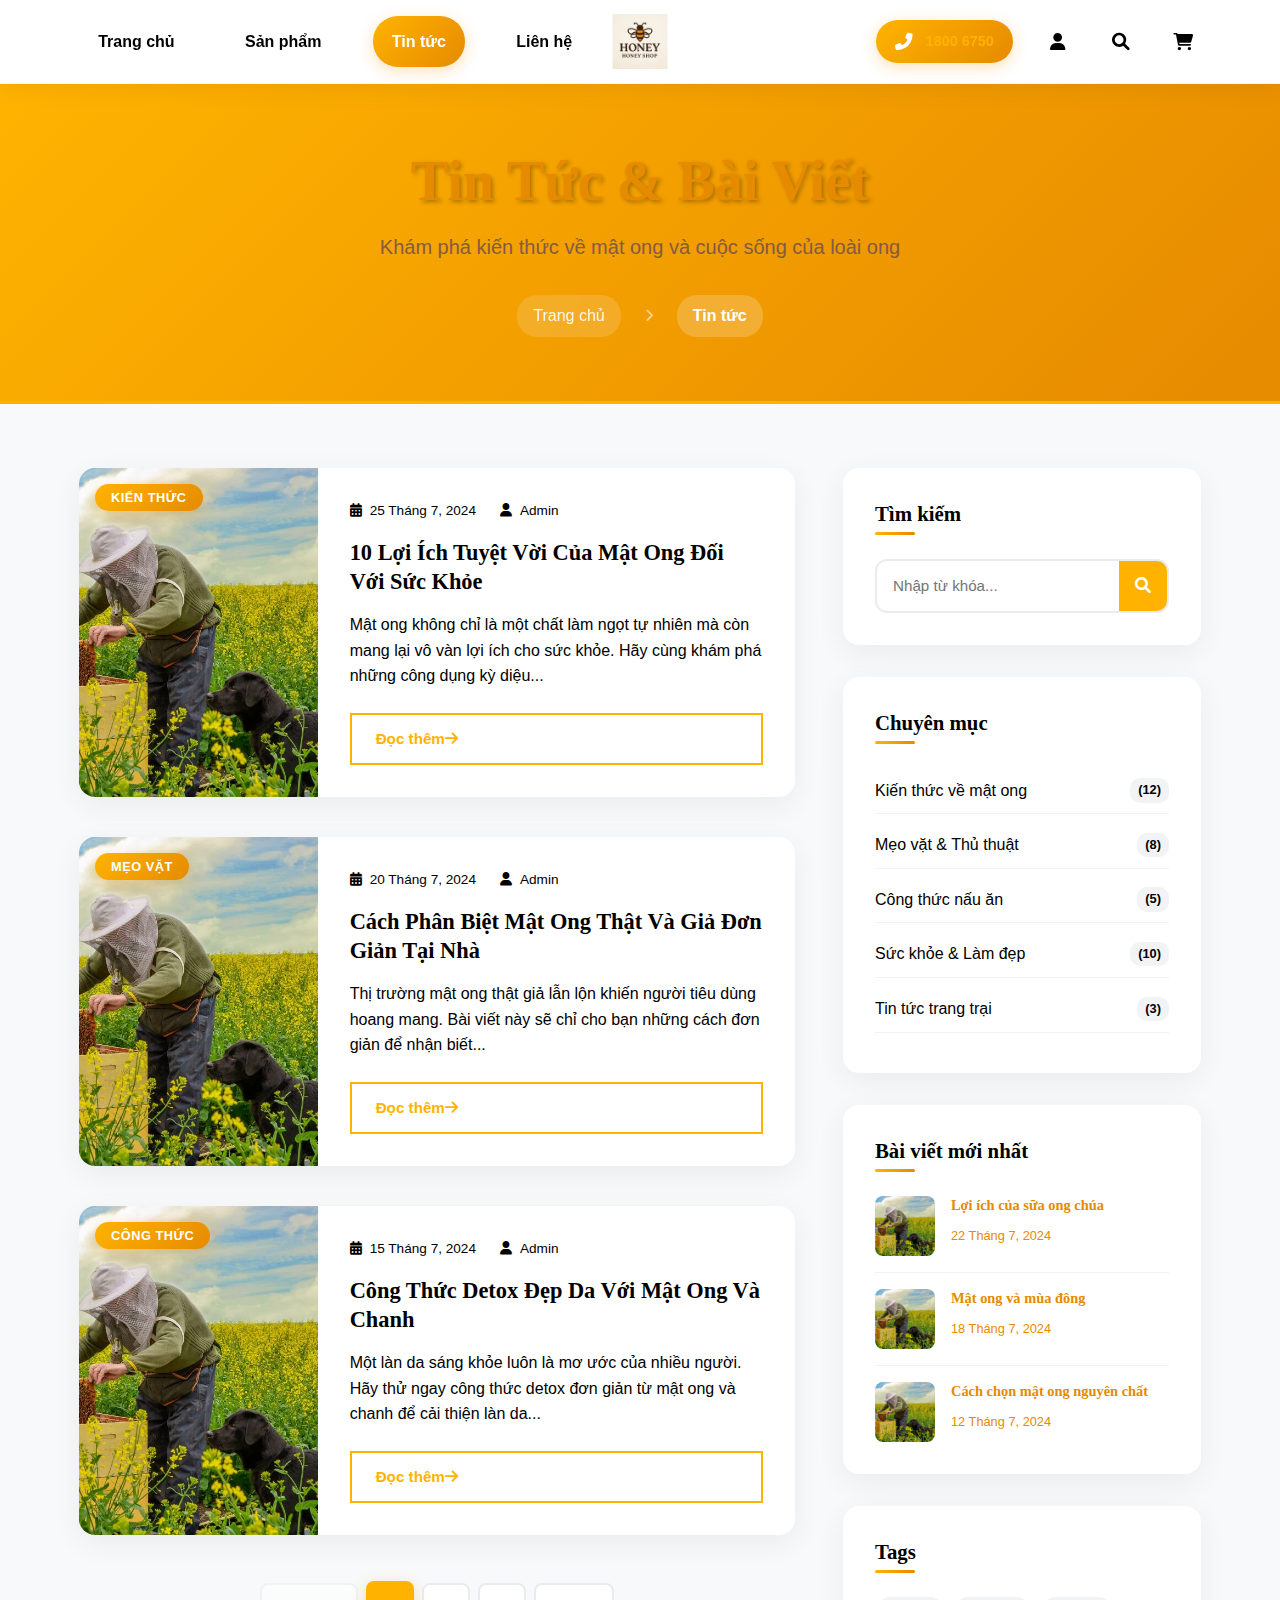
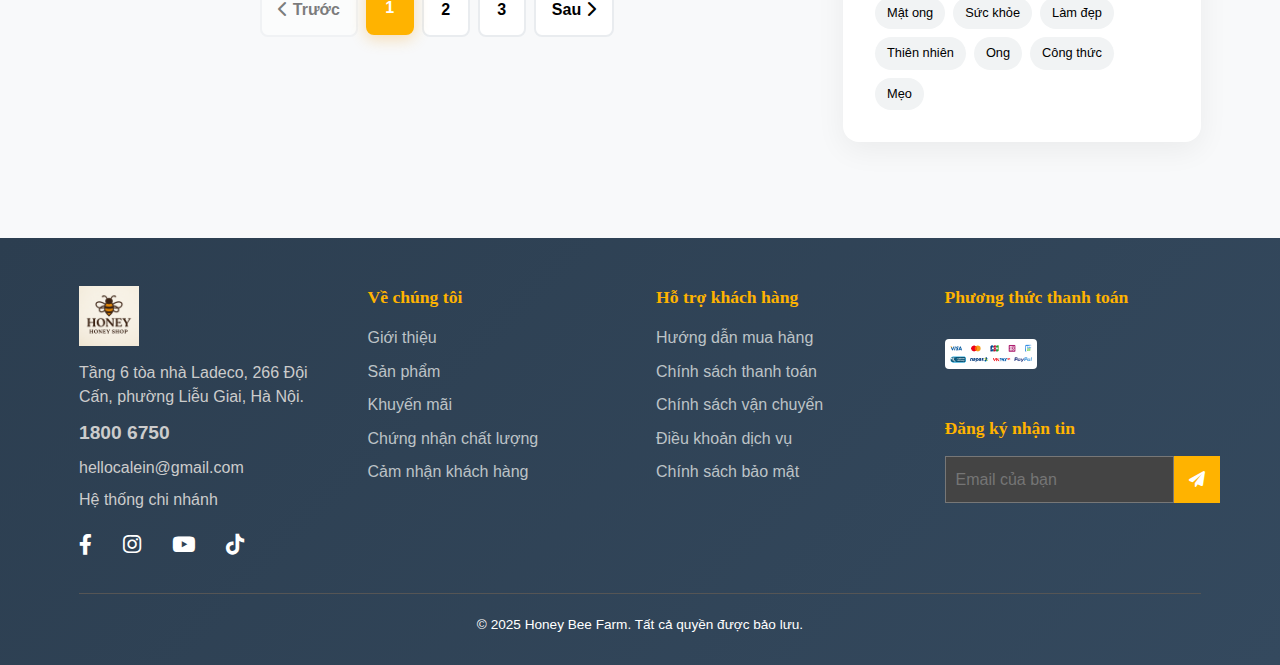
<file: blog.html>
<!DOCTYPE html>
<html lang="vi">
<head>
    <meta charset="UTF-8">
    <meta name="viewport" content="width=device-width, initial-scale=1.0">
    <title>Tin Tức - Honey Bee Farm</title>
    <link rel="stylesheet" href="assets/css/reset.css">
    <link rel="stylesheet" href="assets/css/base.css">
    <link rel="stylesheet" href="assets/css/style.css">
    <link rel="stylesheet" href="assets/css/blog.css">
    <link rel="stylesheet" href="https://cdnjs.cloudflare.com/ajax/libs/font-awesome/6.0.0-beta3/css/all.min.css">
    <meta name="description" content="Đọc những tin tức, bài viết mới nhất về mật ong và các sản phẩm từ ong tại Honey Bee Farm.">
</head>
<body>
    <!-- Header -->
    <header class="header">
        <div class="container">
            <nav class="main-nav">
                <div class="mobile-menu-toggle">
                    <span class="menu-bar"></span>
                    <span class="menu-bar"></span>
                    <span class="menu-bar"></span>
                </div>
                
                <ul class="nav-menu">
                    <li class="nav-item"><a href="index.html" class="nav-link">Trang chủ</a></li>
                    <li class="nav-item"><a href="shop.html" class="nav-link">Sản phẩm</a></li>
                    <li class="nav-item"><a href="blog.html" class="nav-link active">Tin tức</a></li>
                    <li class="nav-item"><a href="contact.html" class="nav-link">Liên hệ</a></li>
                </ul>
                
                <div class="logo">
                    <a href="index.html">
                        <img src="/assets/images/logo.jpg" alt="Honey Bee Farm Logo">
                    </a>
                </div>

                <div class="right-nav">
                    <a href="tel:18006750" class="hotline">
                        <i class="fas fa-phone-alt"></i>
                        <span class="phone">1800 6750</span>
                    </a>
                    <a href="#" class="user-account" aria-label="Tài khoản">
                        <i class="fas fa-user"></i>
                    </a>
                    <a href="#" class="search" aria-label="Tìm kiếm">
                        <i class="fas fa-search"></i>
                    </a>
                    <a href="cart.html" class="cart" aria-label="Giỏ hàng">
                        <i class="fas fa-shopping-cart"></i>
                        <span class="cart-count">0</span>
                    </a>
                </div>
            </nav>
        </div>
    </header>

    <!-- Page Banner -->
    <section class="page-banner blog-banner">
        <div class="container">
            <div class="banner-content">
                <h1>Tin Tức & Bài Viết</h1>
                <p class="banner-subtitle">Khám phá kiến thức về mật ong và cuộc sống của loài ong</p>
                <div class="breadcrumb">
                    <a href="index.html">Trang chủ</a>
                    <span class="separator"><i class="fas fa-chevron-right"></i></span>
                    <span class="current">Tin tức</span>
                </div>
            </div>
        </div>
    </section>

    <!-- Blog Content Section -->
    <section class="blog-content-section">
        <div class="container">
            <div class="blog-layout">
                <!-- Main Blog Area -->
                <main class="blog-main">
                    <div class="blog-grid">
                        <!-- Blog Post Card 1 -->
                        <article class="blog-card">
                            <div class="blog-card-image">
                                <a href="blog-detail.html">
                                    <img src="/assets/images/tintuc1.jpg" alt="Tiêu đề bài viết 1">
                                </a>
                                <div class="blog-card-category"><a href="#">Kiến thức</a></div>
                            </div>
                            <div class="blog-card-content">
                                <div class="blog-card-meta">
                                    <span><i class="fas fa-calendar-alt"></i> 25 Tháng 7, 2024</span>
                                    <span><i class="fas fa-user"></i> Admin</span>
                                </div>
                                <h2 class="blog-card-title"><a href="blog-detail.html">10 Lợi Ích Tuyệt Vời Của Mật Ong Đối Với Sức Khỏe</a></h2>
                                <p class="blog-card-excerpt">Mật ong không chỉ là một chất làm ngọt tự nhiên mà còn mang lại vô vàn lợi ích cho sức khỏe. Hãy cùng khám phá những công dụng kỳ diệu...</p>
                                <a href="blog-detail.html" class="btn btn-secondary btn-sm">Đọc thêm <i class="fas fa-arrow-right"></i></a>
                            </div>
                        </article>

                        <!-- Blog Post Card 2 -->
                        <article class="blog-card">
                            <div class="blog-card-image">
                                <a href="blog-detail.html">
                                    <img src="/assets/images/tintuc1.jpg" alt="Tiêu đề bài viết 2">
                                </a>
                                <div class="blog-card-category"><a href="#">Mẹo vặt</a></div>
                            </div>
                            <div class="blog-card-content">
                                <div class="blog-card-meta">
                                    <span><i class="fas fa-calendar-alt"></i> 20 Tháng 7, 2024</span>
                                    <span><i class="fas fa-user"></i> Admin</span>
                                </div>
                                <h2 class="blog-card-title"><a href="blog-detail.html">Cách Phân Biệt Mật Ong Thật Và Giả Đơn Giản Tại Nhà</a></h2>
                                <p class="blog-card-excerpt">Thị trường mật ong thật giả lẫn lộn khiến người tiêu dùng hoang mang. Bài viết này sẽ chỉ cho bạn những cách đơn giản để nhận biết...</p>
                                <a href="blog-detail.html" class="btn btn-secondary btn-sm">Đọc thêm <i class="fas fa-arrow-right"></i></a>
                            </div>
                        </article>

                        <!-- Add more blog cards as needed -->
                         <article class="blog-card">
                            <div class="blog-card-image">
                                <a href="blog-detail.html">
                                    <img src="/assets/images/tintuc1.jpg" alt="Tiêu đề bài viết 3">
                                </a>
                                <div class="blog-card-category"><a href="#">Công thức</a></div>
                            </div>
                            <div class="blog-card-content">
                                <div class="blog-card-meta">
                                    <span><i class="fas fa-calendar-alt"></i> 15 Tháng 7, 2024</span>
                                    <span><i class="fas fa-user"></i> Admin</span>
                                </div>
                                <h2 class="blog-card-title"><a href="blog-detail.html">Công Thức Detox Đẹp Da Với Mật Ong Và Chanh</a></h2>
                                <p class="blog-card-excerpt">Một làn da sáng khỏe luôn là mơ ước của nhiều người. Hãy thử ngay công thức detox đơn giản từ mật ong và chanh để cải thiện làn da...</p>
                                <a href="blog-detail.html" class="btn btn-secondary btn-sm">Đọc thêm <i class="fas fa-arrow-right"></i></a>
                            </div>
                        </article>
                    </div>

                    <!-- Pagination -->
                    <div class="pagination">
                        <a href="#" class="prev disabled" aria-label="Trang trước"><i class="fas fa-chevron-left"></i> Trước</a>
                        <a href="#" class="active">1</a>
                        <a href="#">2</a>
                        <a href="#">3</a>
                        <a href="#" class="next" aria-label="Trang sau">Sau <i class="fas fa-chevron-right"></i></a>
                    </div>
                </main>

                <!-- Blog Sidebar -->
                <aside class="blog-sidebar">
                    <!-- Search Widget -->
                    <div class="sidebar-widget">
                        <h3 class="widget-title">Tìm kiếm</h3>
                        <form class="search-form">
                            <input type="text" placeholder="Nhập từ khóa..." aria-label="Tìm kiếm bài viết">
                            <button type="submit" aria-label="Tìm kiếm"><i class="fas fa-search"></i></button>
                        </form>
                    </div>

                    <!-- Categories Widget -->
                    <div class="sidebar-widget">
                        <h3 class="widget-title">Chuyên mục</h3>
                        <ul class="category-list">
                            <li><a href="#">Kiến thức về mật ong <span class="count">(12)</span></a></li>
                            <li><a href="#">Mẹo vặt & Thủ thuật <span class="count">(8)</span></a></li>
                            <li><a href="#">Công thức nấu ăn <span class="count">(5)</span></a></li>
                            <li><a href="#">Sức khỏe & Làm đẹp <span class="count">(10)</span></a></li>
                            <li><a href="#">Tin tức trang trại <span class="count">(3)</span></a></li>
                        </ul>
                    </div>

                    <!-- Recent Posts Widget -->
                    <div class="sidebar-widget">
                        <h3 class="widget-title">Bài viết mới nhất</h3>
                        <ul class="recent-posts-list">
                            <li>
                                <a href="blog-detail.html">
                                    <img src="/assets/images/tintuc1.jpg" alt="Bài viết mới 1">
                                    <div class="post-info">
                                        <h4>Lợi ích của sữa ong chúa</h4>
                                        <span>22 Tháng 7, 2024</span>
                                    </div>
                                </a>
                            </li>
                            <li>
                                <a href="blog-detail.html">
                                    <img src="/assets/images/tintuc1.jpg" alt="Bài viết mới 2">
                                    <div class="post-info">
                                        <h4>Mật ong và mùa đông</h4>
                                        <span>18 Tháng 7, 2024</span>
                                    </div>
                                </a>
                            </li>
                            <li>
                                <a href="blog-detail.html">
                                    <img src="/assets/images/tintuc1.jpg" alt="Bài viết mới 3">
                                    <div class="post-info">
                                        <h4>Cách chọn mật ong nguyên chất</h4>
                                        <span>12 Tháng 7, 2024</span>
                                    </div>
                                </a>
                            </li>
                        </ul>
                    </div>

                    <!-- Tags Widget -->
                    <div class="sidebar-widget">
                        <h3 class="widget-title">Tags</h3>
                        <div class="tags-list">
                            <a href="#">Mật ong</a>
                            <a href="#">Sức khỏe</a>
                            <a href="#">Làm đẹp</a>
                            <a href="#">Thiên nhiên</a>
                            <a href="#">Ong</a>
                            <a href="#">Công thức</a>
                            <a href="#">Mẹo</a>
                        </div>
                    </div>
                </aside>
            </div>
        </div>
    </section>

    <!-- Footer -->
    <footer class="footer">
        <div class="container">
            <div class="footer-content">
                <div class="footer-section">
                    <div class="footer-logo">
                        <img src="/assets/images/logo.jpg" alt="Honey Bee Farm Logo">
                    </div>
                    <div class="company-info">
                        <p>Tầng 6 tòa nhà Ladeco, 266 Đội Cấn, phường Liễu Giai, Hà Nội.</p>
                        <p class="hotline-footer">1800 6750</p>
                        <p>hellocalein@gmail.com</p>
                        <p>Hệ thống chi nhánh</p>
                    </div>
                    <div class="social-media">
                        <a href="#" class="social-icon" aria-label="Facebook"><i class="fab fa-facebook-f"></i></a>
                        <a href="#" class="social-icon" aria-label="Instagram"><i class="fab fa-instagram"></i></a>
                        <a href="#" class="social-icon" aria-label="YouTube"><i class="fab fa-youtube"></i></a>
                        <a href="#" class="social-icon" aria-label="TikTok"><i class="fab fa-tiktok"></i></a>
                    </div>
                </div>
                
                <div class="footer-section">
                    <h4>Về chúng tôi</h4>
                    <ul class="footer-links">
                        <li><a href="#">Giới thiệu</a></li>
                        <li><a href="shop.html">Sản phẩm</a></li>
                        <li><a href="#">Khuyến mãi</a></li>
                        <li><a href="#">Chứng nhận chất lượng</a></li>
                        <li><a href="#">Cảm nhận khách hàng</a></li>
                    </ul>
                </div>
                
                <div class="footer-section">
                    <h4>Hỗ trợ khách hàng</h4>
                    <ul class="footer-links">
                        <li><a href="#">Hướng dẫn mua hàng</a></li>
                        <li><a href="#">Chính sách thanh toán</a></li>
                        <li><a href="#">Chính sách vận chuyển</a></li>
                        <li><a href="#">Điều khoản dịch vụ</a></li>
                        <li><a href="#">Chính sách bảo mật</a></li>
                    </ul>
                </div>
                
                <div class="footer-section">
                    <h4>Phương thức thanh toán</h4>
                    <div class="payment-methods">
                        <img src="/assets/images/visa.jpg" alt="VISA">
                     
                    </div>
                    <h4 class="mt-3">Đăng ký nhận tin</h4>
                    <form class="newsletter-form">
                        <input type="email" placeholder="Email của bạn" aria-label="Email đăng ký nhận tin">
                        <button type="submit" aria-label="Đăng ký"><i class="fas fa-paper-plane"></i></button>
                    </form>
                </div>
            </div>
            
            <div class="copyright">
                <p>© 2025 Honey Bee Farm. Tất cả quyền được bảo lưu.</p>
            </div>
        </div>
        
        <a href="#" id="back-to-top" class="back-to-top" aria-label="Về đầu trang">
            <i class="fas fa-arrow-up"></i>
        </a>
    </footer>

    <script src="js/main.js"></script> 
    <!-- Add specific JS for blog page if needed -->
</body>
</html>
</file>
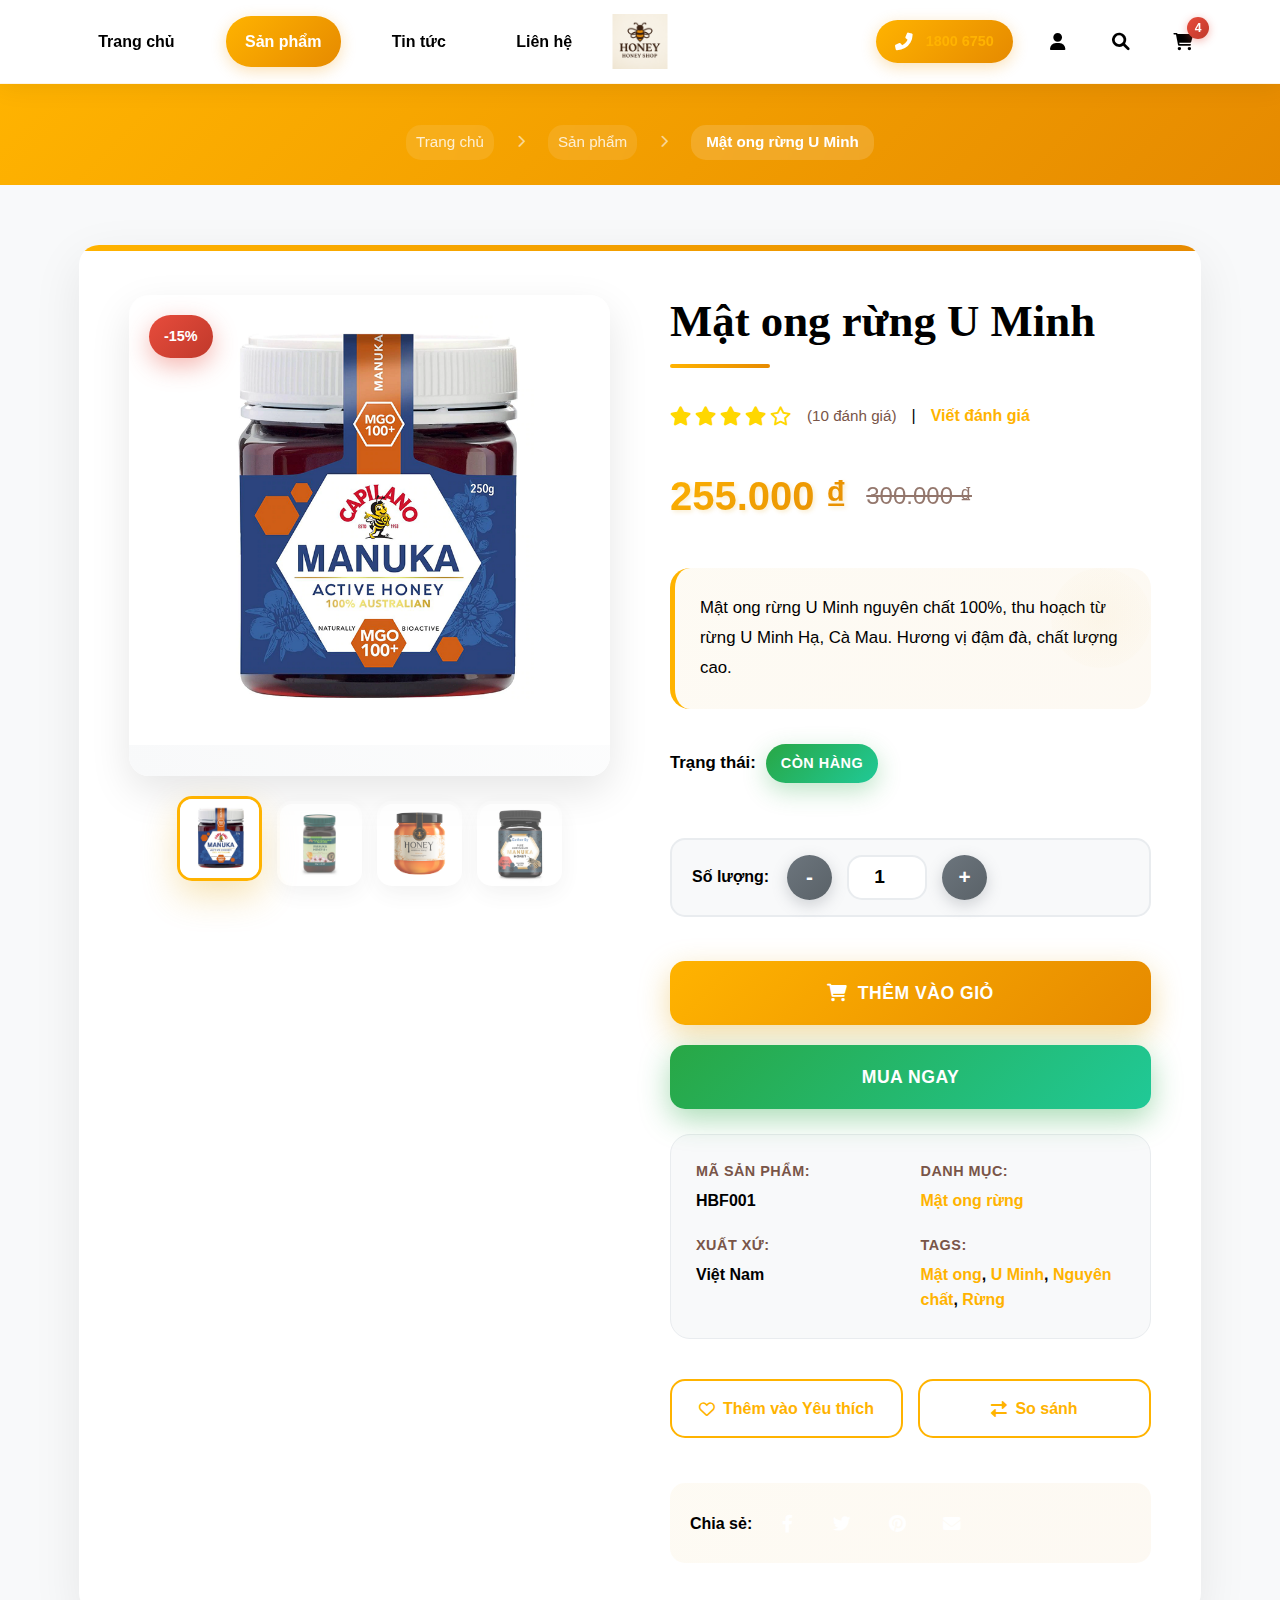
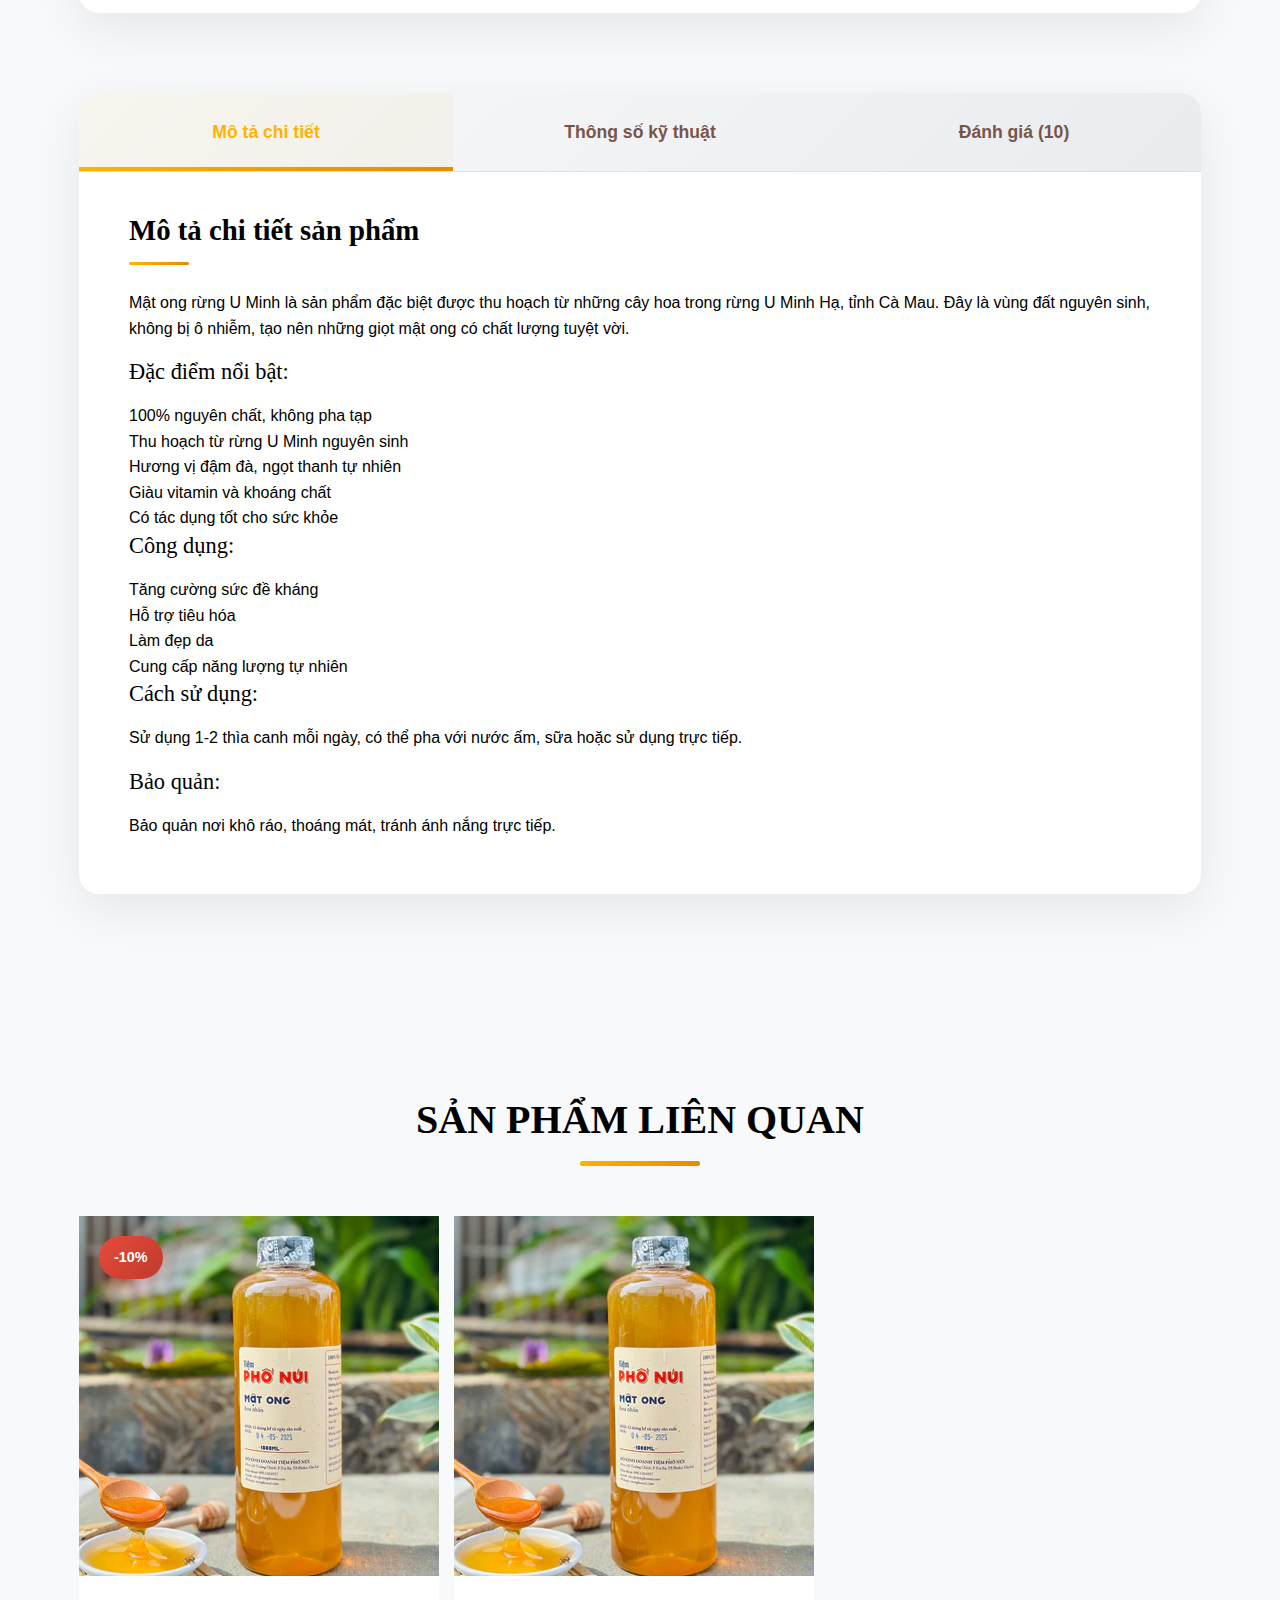
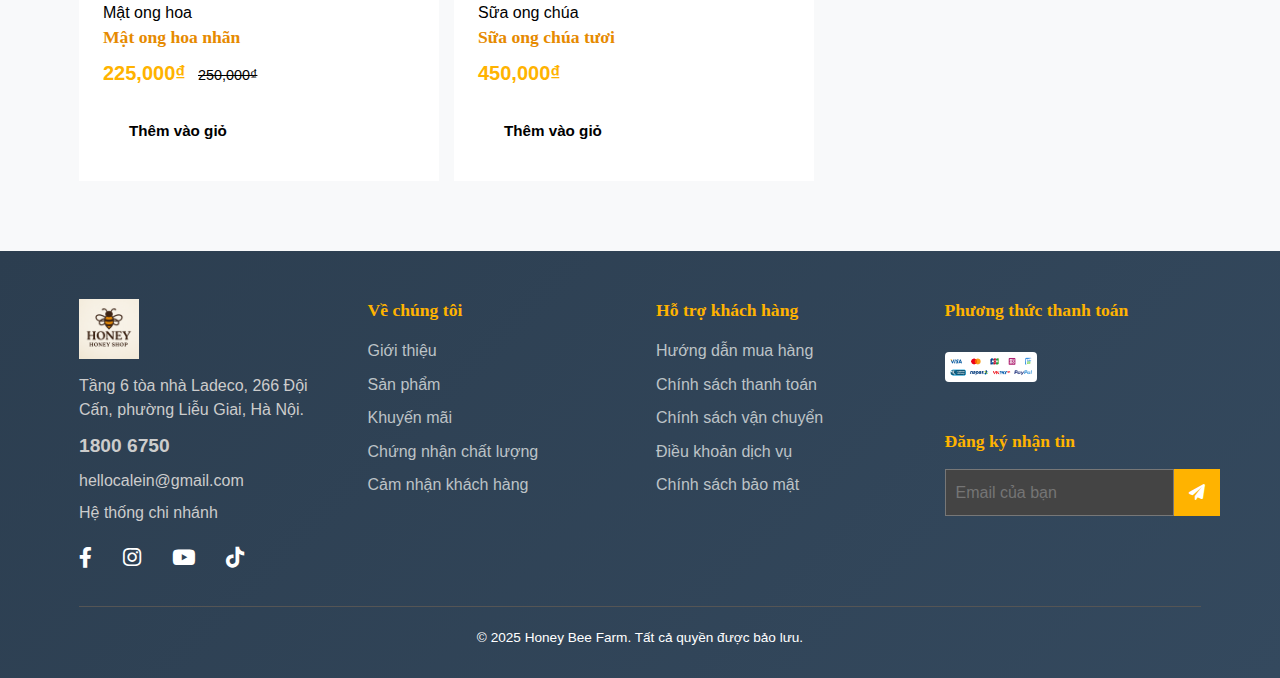
<file: product-detail.html>
<!DOCTYPE html>
<html lang="vi">
<head>
    <meta charset="UTF-8">
    <meta name="viewport" content="width=device-width, initial-scale=1.0">
    <title>Chi Tiết Sản Phẩm - Honey Bee Farm</title>
    <link rel="stylesheet" href="assets/css/reset.css">
    <link rel="stylesheet" href="assets/css/base.css">
    <link rel="stylesheet" href="assets/css/style.css">
    <link rel="stylesheet" href="assets/css/product-detail.css">
    <link rel="stylesheet" href="https://cdnjs.cloudflare.com/ajax/libs/font-awesome/6.0.0-beta3/css/all.min.css">
    <meta name="description" content="Chi tiết sản phẩm mật ong tại Honey Bee Farm.">
</head>
<body>
    <!-- Header -->
    <header class="header">
        <div class="container">
            <nav class="main-nav">
                <div class="mobile-menu-toggle">
                    <span class="menu-bar"></span>
                    <span class="menu-bar"></span>
                    <span class="menu-bar"></span>
                </div>
                
                <ul class="nav-menu">
                    <li class="nav-item"><a href="index.html" class="nav-link">Trang chủ</a></li>
                    <li class="nav-item"><a href="shop.html" class="nav-link active">Sản phẩm</a></li>
                    <li class="nav-item"><a href="blog.html" class="nav-link">Tin tức</a></li>
                    <li class="nav-item"><a href="contact.html" class="nav-link">Liên hệ</a></li>
                </ul>
                
                <div class="logo">
                    <a href="index.html">
                        <img src="/assets/images/logo.jpg" alt="Honey Bee Farm Logo">
                    </a>
                </div>

                <div class="right-nav">
                    <a href="tel:18006750" class="hotline">
                        <i class="fas fa-phone-alt"></i>
                        <span class="phone">1800 6750</span>
                    </a>
                    <a href="#" class="user-account" aria-label="Tài khoản">
                        <i class="fas fa-user"></i>
                    </a>
                    <a href="#" class="search" aria-label="Tìm kiếm">
                        <i class="fas fa-search"></i>
                    </a>
                    <a href="cart.html" class="cart" aria-label="Giỏ hàng">
                        <i class="fas fa-shopping-cart"></i>
                        <span class="cart-count">0</span> <!-- Cart count will be updated by JS -->
                    </a>
                </div>
            </nav>
        </div>
    </header>

    <!-- Breadcrumb Section -->
    <section class="breadcrumb-section">
        <div class="container">
            <div class="breadcrumb">
                <a href="index.html">Trang chủ</a>
                <span class="separator"><i class="fas fa-chevron-right"></i></span>
                <a href="shop.html">Sản phẩm</a>
                <span class="separator"><i class="fas fa-chevron-right"></i></span>
                <span class="current" id="product-breadcrumb-name">Tên sản phẩm</span>
            </div>
        </div>
    </section>

    <!-- Product Detail Section -->
    <section class="product-detail-section">
        <div class="container">
            <div class="product-detail-layout">
                <!-- Product Gallery -->
                <div class="product-gallery">
                    <div class="main-image-container">
                        <img id="main-product-image" src="/assets/images/mậtong3.jpg" alt="Hình ảnh sản phẩm chính">
                        <span class="discount-badge" style="display: none;">
                            <span class="discount-percent">-15%</span>
                        </span>
                    </div>
                    <div class="thumbnail-images">
                        <div class="thumbnail active" data-image="/placeholder.svg?height=500&width=500&text=Product+Image+1">
                            <img src="/assets/images/mậtong3.jpg" alt="Thumbnail 1">
                        </div>
                        <div class="thumbnail" data-image="/placeholder.svg?height=500&width=500&text=Product+Image+2">
                            <img src="/assets/images/mậtong3.jpg" alt="Thumbnail 2">
                        </div>
                        <div class="thumbnail" data-image="/placeholder.svg?height=500&width=500&text=Product+Image+3">
                            <img src="/assets/images/mậtong3.jpg" alt="Thumbnail 3">
                        </div>
                        <div class="thumbnail" data-image="/placeholder.svg?height=500&width=500&text=Product+Image+4">
                            <img src="/assets/images/mậtong3.jpg" alt="Thumbnail 4">
                        </div>
                    </div>
                </div>

                <!-- Product Info -->
                <div class="product-info-details">
                    <h1 class="product-title-detail" id="product-title">Tên Sản Phẩm Mặc Định</h1>
                    <div class="product-rating-detail">
                        <div class="stars">
                            <i class="fas fa-star"></i>
                            <i class="fas fa-star"></i>
                            <i class="fas fa-star"></i>
                            <i class="fas fa-star"></i>
                            <i class="far fa-star"></i>
                        </div>
                        <span class="rating-count-detail">(10 đánh giá)</span> | <a href="#reviews-tab" class="write-review-link">Viết đánh giá</a>
                    </div>
                    <div class="product-price-detail">
                        <span class="current-price-detail" id="current-price">199,000₫</span>
                        <span class="old-price-detail" id="old-price" style="display: none;">250,000₫</span>
                    </div>
                    <div class="product-short-description">
                        <p id="short-description">Mô tả ngắn gọn về sản phẩm, nêu bật các đặc điểm chính và lợi ích. Thông tin này sẽ được cập nhật từ JavaScript.</p>
                    </div>
                    <div class="product-availability">
                        Trạng thái: <span class="stock-status in-stock" id="stock-status"><span>Còn hàng</span></span>
                    </div>
                    <div class="product-actions-detail">
                        <div class="quantity-selector-detail">
                            <label for="quantity-input">Số lượng:</label>
                            <button class="quantity-btn minus-btn" aria-label="Giảm số lượng">-</button>
                            <input type="number" id="quantity-input" value="1" min="1" max="10" aria-label="Số lượng sản phẩm">
                            <button class="quantity-btn plus-btn" aria-label="Tăng số lượng">+</button>
                        </div>
                        <button class="btn btn-primary add-to-cart-detail" id="add-to-cart-detail">
                            <i class="fas fa-shopping-cart"></i> Thêm vào giỏ
                        </button>
                        <button class="btn btn-secondary buy-now-detail" id="buy-now-detail">Mua ngay</button>
                    </div>
                    <div class="product-meta-detail">
                        <div class="meta-item">
                            <span class="meta-label">Mã sản phẩm:</span>
                            <span class="meta-value" id="product-sku">SP001</span>
                        </div>
                        <div class="meta-item">
                            <span class="meta-label">Danh mục:</span>
                            <span class="meta-value"><a href="#" id="product-category-link">Mật ong rừng</a></span>
                        </div>
                        <div class="meta-item">
                            <span class="meta-label">Xuất xứ:</span>
                            <span class="meta-value" id="product-origin">Việt Nam</span>
                        </div>
                        <div class="meta-item">
                            <span class="meta-label">Tags:</span>
                            <span class="meta-value" id="product-tags-link">
                                <a href="#">Mật ong</a>, <a href="#">Nguyên chất</a>, <a href="#">Thiên nhiên</a>
                            </span>
                        </div>
                    </div>
                    <div class="product-wishlist-compare">
                        <button class="wishlist-btn" aria-label="Thêm vào yêu thích"><i class="far fa-heart"></i> Thêm vào Yêu thích</button>
                        <button class="compare-btn" aria-label="So sánh sản phẩm"><i class="fas fa-exchange-alt"></i> So sánh</button>
                    </div>
                    <div class="social-share">
                        <span>Chia sẻ:</span>
                        <a href="#" aria-label="Chia sẻ lên Facebook"><i class="fab fa-facebook-f"></i></a>
                        <a href="#" aria-label="Chia sẻ lên Twitter"><i class="fab fa-twitter"></i></a>
                        <a href="#" aria-label="Chia sẻ lên Pinterest"><i class="fab fa-pinterest"></i></a>
                        <a href="#" aria-label="Chia sẻ qua Email"><i class="fas fa-envelope"></i></a>
                    </div>
                </div>
            </div>

            <!-- Product Tabs -->
            <div class="product-tabs-section">
                <div class="tab-buttons">
                    <button class="tab-btn active" data-tab="description-tab">Mô tả chi tiết</button>
                    <button class="tab-btn" data-tab="specs-tab">Thông số kỹ thuật</button>
                    <button class="tab-btn" data-tab="reviews-tab">Đánh giá (<span id="review-count">10</span>)</button>
                </div>
                <div class="tab-content active" id="description-tab">
                    <h3>Mô tả chi tiết sản phẩm</h3>
                    <p>Nội dung mô tả chi tiết về sản phẩm sẽ được tải ở đây. Bao gồm nguồn gốc, quy trình sản xuất, công dụng, cách sử dụng và bảo quản. Lorem ipsum dolor sit amet, consectetur adipiscing elit. Sed do eiusmod tempor incididunt ut labore et dolore magna aliqua. Ut enim ad minim veniam, quis nostrud exercitation ullamco laboris nisi ut aliquip ex ea commodo consequat.</p>
                    <p>Duis aute irure dolor in reprehenderit in voluptate velit esse cillum dolore eu fugiat nulla pariatur. Excepteur sint occaecat cupidatat non proident, sunt in culpa qui officia deserunt mollit anim id est laborum.</p>
                </div>
                <div class="tab-content" id="specs-tab">
                    <h3>Thông số kỹ thuật</h3>
                    <div class="product-specification">
                        <!-- Specifications will be loaded by JS -->
                        <div class="spec-item"><div class="spec-label">Dung tích:</div><div class="spec-value">500ml</div></div>
                        <div class="spec-item"><div class="spec-label">Thành phần:</div><div class="spec-value">100% Mật ong nguyên chất</div></div>
                        <div class="spec-item"><div class="spec-label">Hạn sử dụng:</div><div class="spec-value">2 năm</div></div>
                    </div>
                </div>
                <div class="tab-content" id="reviews-tab">
                    <h3>Đánh giá của khách hàng</h3>
                    <div class="reviews-summary">
                        <!-- Reviews summary and list will be here -->
                        <p>Hiện chưa có đánh giá nào cho sản phẩm này.</p>
                    </div>
                    <div class="add-review-form">
                        <h4>Viết đánh giá của bạn</h4>
                        <form id="review-form">
                            <div class="form-group">
                                <label for="reviewer-name">Tên của bạn:</label>
                                <input type="text" id="reviewer-name" name="reviewer-name" required>
                            </div>
                            <div class="form-group">
                                <label for="reviewer-email">Email của bạn:</label>
                                <input type="email" id="reviewer-email" name="reviewer-email" required>
                            </div>
                            <div class="form-group">
                                <label>Đánh giá của bạn:</label>
                                <div class="star-rating-input">
                                    <i class="far fa-star" data-value="1"></i>
                                    <i class="far fa-star" data-value="2"></i>
                                    <i class="far fa-star" data-value="3"></i>
                                    <i class="far fa-star" data-value="4"></i>
                                    <i class="far fa-star" data-value="5"></i>
                                </div>
                                <input type="hidden" name="ratingValue" id="ratingValue" value="0">
                            </div>
                            <div class="form-group">
                                <label for="review-text">Nội dung đánh giá:</label>
                                <textarea id="review-text" name="review-text" rows="5" required></textarea>
                            </div>
                            <button type="submit" class="btn btn-primary">Gửi đánh giá</button>
                        </form>
                    </div>
                </div>
            </div>
        </div>
    </section>

    <!-- Related Products Section -->
    <section class="related-products-section">
        <div class="container">
            <h2 class="section-title">SẢN PHẨM LIÊN QUAN</h2>
            <div class="products-grid related-products-slider">
                <!-- Product Card 1 -->
                <div class="product-card">
                    <div class="product-card-inner">
                        <div class="product-img">
                            <a href="product-detail.html?id=2" class="product-link">
                                <img src="/assets/images/mậtong3.jpg" alt="Sản phẩm liên quan 1">
                            </a>
                            <span class="discount-badge">-10%</span>
                        </div>
                        <div class="product-info">
                            <div class="product-category">Mật ong hoa</div>
                            <h3 class="product-title"><a href="product-detail.html?id=2">Mật ong hoa nhãn</a></h3>
                            <div class="product-price">
                                <span class="current-price">225,000₫</span>
                                <span class="old-price">250,000₫</span>
                            </div>
                            <button class="btn btn-sm add-to-cart" data-product-id="related1">Thêm vào giỏ</button>
                        </div>
                    </div>
                </div>
                <!-- Product Card 2 -->
                <div class="product-card">
                     <div class="product-card-inner">
                        <div class="product-img">
                            <a href="product-detail.html?id=3" class="product-link">
                                <img src="/assets/images/mậtong3.jpg" alt="Sản phẩm liên quan 2">
                            </a>
                        </div>
                        <div class="product-info">
                            <div class="product-category">Sữa ong chúa</div>
                            <h3 class="product-title"><a href="product-detail.html?id=3">Sữa ong chúa tươi</a></h3>
                            <div class="product-price">
                                <span class="current-price">450,000₫</span>
                            </div>
                             <button class="btn btn-sm add-to-cart" data-product-id="related2">Thêm vào giỏ</button>
                        </div>
                    </div>
                </div>
                <!-- Add more related product cards -->
            </div>
        </div>
    </section>

    <!-- Footer -->
    <footer class="footer">
        <div class="container">
            <div class="footer-content">
                <div class="footer-section">
                    <div class="footer-logo">
                        <img src="/assets/images/logo.jpg" alt="Honey Bee Farm Logo">
                    </div>
                    <div class="company-info">
                        <p>Tầng 6 tòa nhà Ladeco, 266 Đội Cấn, phường Liễu Giai, Hà Nội.</p>
                        <p class="hotline-footer">1800 6750</p>
                        <p>hellocalein@gmail.com</p>
                        <p>Hệ thống chi nhánh</p>
                    </div>
                    <div class="social-media">
                        <a href="#" class="social-icon" aria-label="Facebook"><i class="fab fa-facebook-f"></i></a>
                        <a href="#" class="social-icon" aria-label="Instagram"><i class="fab fa-instagram"></i></a>
                        <a href="#" class="social-icon" aria-label="YouTube"><i class="fab fa-youtube"></i></a>
                        <a href="#" class="social-icon" aria-label="TikTok"><i class="fab fa-tiktok"></i></a>
                    </div>
                </div>
                
                <div class="footer-section">
                    <h4>Về chúng tôi</h4>
                    <ul class="footer-links">
                        <li><a href="#">Giới thiệu</a></li>
                        <li><a href="shop.html">Sản phẩm</a></li>
                        <li><a href="#">Khuyến mãi</a></li>
                        <li><a href="#">Chứng nhận chất lượng</a></li>
                        <li><a href="#">Cảm nhận khách hàng</a></li>
                    </ul>
                </div>
                
                <div class="footer-section">
                    <h4>Hỗ trợ khách hàng</h4>
                    <ul class="footer-links">
                        <li><a href="#">Hướng dẫn mua hàng</a></li>
                        <li><a href="#">Chính sách thanh toán</a></li>
                        <li><a href="#">Chính sách vận chuyển</a></li>
                        <li><a href="#">Điều khoản dịch vụ</a></li>
                        <li><a href="#">Chính sách bảo mật</a></li>
                    </ul>
                </div>
                
                <div class="footer-section">
                    <h4>Phương thức thanh toán</h4>
                    <div class="payment-methods">
                        <img src="/assets/images/visa.jpg" alt="VISA">
                        
                    </div>
                    <h4 class="mt-3">Đăng ký nhận tin</h4>
                    <form class="newsletter-form">
                        <input type="email" placeholder="Email của bạn" aria-label="Email đăng ký nhận tin">
                        <button type="submit" aria-label="Đăng ký"><i class="fas fa-paper-plane"></i></button>
                    </form>
                </div>
            </div>
            
            <div class="copyright">
                <p>© 2025 Honey Bee Farm. Tất cả quyền được bảo lưu.</p>
            </div>
        </div>
        
        <a href="#" id="back-to-top" class="back-to-top" aria-label="Về đầu trang">
            <i class="fas fa-arrow-up"></i>
        </a>
    </footer>

    <!-- Notification Element -->
    <div id="notification" class="notification">
        <div class="notification-content">
            <i class="fas fa-check-circle"></i> <!-- Icon can change based on type -->
            <span id="notification-message">Sản phẩm đã được thêm vào giỏ hàng!</span>
        </div>
        <button id="notification-close" class="notification-close" aria-label="Đóng thông báo">
            <i class="fas fa-times"></i>
        </button>
    </div>

    <script src="js/main.js"></script> <!-- General scripts -->
    <script src="js/product-detail-handler.js"></script> <!-- Specific for product detail page -->
</body>
</html>
</file>
<file: assets/css/base.css>
/* Base CSS */
:root {
    /* Colors */
    --primary-color: #FFB300; /* Honey yellow */
    --primary-color-rgb: 228, 168, 28;
    --secondary-color: #E68A00; /* Darker honey orange */
    --accent-color: #FFF8E1; /* Light cream, like honeycomb */
   
    --text-light: #795548; /* Lighter brown */
    --white-color: #FFFFFF;
    --black-color: #000000;
    --border-color: #E0E0E0;
    --light-bg: #FFFDF5; /* Very light yellow background */

    /* Dark Theme Colors */
    --dark-bg-color: #1f1b18; /* Darker, earthy brown */
    --dark-surface-color: #2c2521; /* Slightly lighter for cards/surfaces */
    --dark-text-color: #f5f5f5; /* Off-white for text */
    --dark-text-light: #bdbdbd; /* Lighter grey for secondary text */
    --dark-border-color: #4e4037; /* Darker border */
    --dark-primary-hover: #ffc107; /* Brighter yellow for hover in dark mode */

    /* Typography */
    --font-primary: 'Poppins', sans-serif; /* A modern, friendly font */
    --font-secondary: 'Lora', serif; /* For headings, adds a touch of elegance */
    --font-family: 'Segoe UI', Tahoma, Geneva, Verdana, sans-serif;

    /* Spacing */
    --container-padding: 0 20px;
    --section-spacing: 80px;
    --header-height: 80px;
    --border-radius-sm: 4px;
    --border-radius-md: 8px;
    --border-radius-lg: 16px;
    --box-shadow: 0 2px 10px rgba(0, 0, 0, 0.1);
    --transition-fast: all 0.2s ease-in-out;
    --transition-normal: all 0.3s ease-in-out;
}

body {
    font-family: var(--font-primary);
    font-size: 16px;
    line-height: 1.6;
    color: var(--text-color);
    background-color: var(--white-color);
    -webkit-font-smoothing: antialiased;
    -moz-osx-font-smoothing: grayscale;
    transition: background-color var(--transition-normal), color var(--transition-normal);
}

body.dark-theme {
    --text-color: var(--dark-text-color);
    --text-light: var(--dark-text-light);
    --white-color: var(--dark-surface-color); /* Redefine white for dark theme surfaces */
    --black-color: #ffffff; /* Redefine black for dark theme text if needed, though --dark-text-color is primary */
    --border-color: var(--dark-border-color);
    --light-bg: var(--dark-bg-color); /* Use dark-bg for elements that were light-bg */
    /* Specific component colors that need to adapt */
    --accent-color: #4e4037; /* Darker accent for dark mode, or choose a contrasting one */

    background-color: var(--dark-bg-color);
    color: var(--dark-text-color);
}

.container {
    width: 90%;
    max-width: 1200px;
    margin: 0 auto;
    padding: 0 15px;
}

/* Typography */
h1, h2, h3, h4, h5, h6 {
    font-family: var(--font-secondary);
    color: var(--text-color); /* Will adapt with body.dark-theme */
    line-height: 1.3;
    margin-bottom: 0.75em;
}

h1 {
    font-size: 2.8rem;
}

h2 {
    font-size: 2.2rem;
}

h3 {
    font-size: 1.8rem;
}

h4 {
    font-size: 1.4rem;
}

p {
    margin-bottom: 1em;
    color: var(--text-color); /* Ensure p tags also adapt */
}

a {
    text-decoration: none;
    color: var(--secondary-color);
    transition: var(--transition-fast);
}

a:hover {
    color: var(--primary-color);
}

body.dark-theme a {
    color: var(--primary-color); /* Make links stand out more in dark theme */
}

body.dark-theme a:hover {
    color: var(--dark-primary-hover);
}

img {
    max-width: 100%;
    height: auto;
    display: block;
}

/* Utility Classes */
.text-center { text-align: center; }
.text-left { text-align: left; }
.text-right { text-align: right; }
.mt-1 { margin-top: 1rem; }
.mt-2 { margin-top: 2rem; }
.mt-3 { margin-top: 3rem; }
.mb-1 { margin-bottom: 1rem; }
.mb-2 { margin-bottom: 2rem; }
.mb-3 { margin-bottom: 3rem; }
.hidden { display: none !important; }
.pt-1 { padding-top: 1rem; }
.pt-2 { padding-top: 2rem; }
.pb-1 { padding-bottom: 1rem; }
.pb-2 { padding-bottom: 2rem; }

/* Buttons */
.btn {
    display: inline-flex;
    align-items: center;
    gap: var(--spacing-xs);
    padding: 12px 24px;
    font-size: 0.95rem;
    font-weight: 600;
    text-decoration: none;
    border: 2px solid transparent;
    border-radius: var(--radius-md);
    cursor: pointer;
    transition: all var(--transition-base);
    position: relative;
    overflow: hidden;
}

.btn-primary {
    background: linear-gradient(135deg, var(--primary-color), var(--secondary-color));
    color: white;
    box-shadow: var(--shadow-md);
}

.btn-primary:hover {
    transform: translateY(-2px);
    box-shadow: var(--shadow-lg);
    filter: brightness(1.1);
}

.btn-secondary {
    background: transparent;
    color: var(--primary-color);
    border-color: var(--primary-color);
}

.btn-secondary:hover {
    background: var(--primary-color);
    color: white;
    transform: translateY(-2px);
    box-shadow: var(--shadow-md);
}

/* Forms */
.form-group {
    margin-bottom: 1.5rem;
}

.form-group label {
    display: block;
    margin-bottom: 0.5rem;
    font-weight: bold;
    color: var(--text-light); /* Use text-light for labels */
}

.form-group input[type="text"],
.form-group input[type="email"],
.form-group input[type="tel"],
.form-group input[type="password"],
.form-group input[type="number"],
.form-group textarea,
.form-group select {
    width: 100%;
    padding: 12px 15px;
    border: 1px solid var(--border-color);
    border-radius: var(--border-radius-md); /* Consistent border radius */
    font-size: 1rem;
    transition: border-color var(--transition-fast), box-shadow var(--transition-fast);
    background-color: var(--white-color); /* Form input background */
    color: var(--text-color); /* Form input text color */
}

body.dark-theme .form-group input[type="text"],
body.dark-theme .form-group input[type="email"],
body.dark-theme .form-group input[type="tel"],
body.dark-theme .form-group input[type="password"],
body.dark-theme .form-group input[type="number"],
body.dark-theme .form-group textarea,
body.dark-theme .form-group select {
    background-color: var(--dark-surface-color); 
    color: var(--dark-text-color);
    border-color: var(--dark-border-color);
}

.form-group input:focus,
.form-group textarea:focus,
.form-group select:focus {
    border-color: var(--primary-color);
    outline: none;
    box-shadow: 0 0 0 3px rgba(243, 156, 18, 0.1);
}

body.dark-theme .form-group input:focus,
body.dark-theme .form-group textarea:focus,
body.dark-theme .form-group select:focus {
    border-color: var(--primary-color);
    box-shadow: 0 0 0 3px rgba(var(--primary-color-rgb), 0.4);
}

/* Page Banner (Common style for shop, blog, contact etc.) */
.page-banner {
    background-color: var(--light-bg); /* Use variable */
    padding: 40px 0;
    text-align: center;
    position: relative;
    overflow: hidden;
    border-bottom: 3px solid var(--primary-color);
}

body.dark-theme .page-banner {
    background-color: var(--dark-surface-color); /* Darker banner bg */
    border-bottom-color: var(--primary-color); /* Keep primary color for accent */
}

.page-banner::before { /* Optional decorative element */
    content: '';
    position: absolute;
    bottom: -50px;
    left: 50%;
    width: 150px;
    height: 100px;
    background: var(--primary-color);
    opacity: 0.1;
    border-radius: 50%;
    transform: translateX(-50%);
    z-index: 0;
}

.banner-content {
    position: relative;
    z-index: 1;
}

.banner-content h1 {
    font-size: 2.8rem;
    color: var(--secondary-color); /* Adapts with body.dark-theme if secondary-color is not hardcoded */
    margin-bottom: 10px;
}
body.dark-theme .banner-content h1 {
    color: var(--primary-color); /* Brighter for dark theme */
}

.banner-subtitle {
    font-size: 1.1rem;
    color: var(--text-light); /* Adapts */
    margin-bottom: 20px;
}

.breadcrumb {
    font-size: 0.9rem;
}

.breadcrumb a {
    color: var(--secondary-color); /* Adapts */
    transition: color var(--transition-fast);
}
body.dark-theme .breadcrumb a {
    color: var(--primary-color);
}

.breadcrumb a:hover {
    color: var(--primary-color);
}
body.dark-theme .breadcrumb a:hover {
    color: var(--dark-primary-hover);
}

.breadcrumb .separator {
    margin: 0 8px;
    color: var(--text-light); /* Adapts */
}

.breadcrumb .current {
    color: var(--text-color); /* Adapts */
    font-weight: bold;
}

/* Section Title */
.section-title {
    text-align: center;
    margin-bottom: 40px;
    font-size: 2.5rem;
    color: var(--text-color); /* Adapts */
    position: relative;
    padding-bottom: 15px;
}

.section-title::after {
    content: '';
    position: absolute;
    bottom: 0;
    left: 50%;
    transform: translateX(-50%);
    width: 80px;
    height: 4px;
    background-color: var(--primary-color);
    border-radius: 2px;
}

/* Main Styling */

/* Header */
.header {
    background-color: rgba(255, 255, 255, 0.95); /* Light theme header */
    position: fixed;
    top: 0;
    left: 0;
    width: 100%;
    z-index: 1000;
    box-shadow: var(--box-shadow);
    transition: all 0.3s ease;
}

body.dark-theme .header {
    background-color: rgba(var(--dark-surface-color-rgb), 0.95); /* Dark theme header, assuming --dark-surface-color-rgb is defined */
    /* If --dark-surface-color is hex, convert to RGB for rgba or use a solid color */
    /* background-color: var(--dark-surface-color); /* Simpler: solid color */
    box-shadow: 0 2px 10px rgba(0, 0, 0, 0.3); /* Darker shadow for dark theme */
}

.header.scrolled {
    background-color: rgba(255, 255, 255, 0.98);
    box-shadow: 0 4px 20px rgba(0, 0, 0, 0.15);
}

body.dark-theme .header.scrolled {
    background-color: rgba(var(--dark-surface-color-rgb), 0.98);
    /* background-color: var(--dark-surface-color); */
    box-shadow: 0 4px 20px rgba(0, 0, 0, 0.4);
}

.main-nav {
    display: flex;
    align-items: center;
    justify-content: space-between;
    padding: 15px 0;
    position: relative;
}

.nav-menu {
    display: flex;
    gap: 2rem;
    align-items: center;
}

.nav-item {
    position: relative;
}

.nav-link {
    font-weight: 500;
    font-size: 1rem;
    color: var(--text-color); /* Adapts */
    transition: color 0.3s ease;
    padding: 5px 0;
    position: relative;
}

.nav-link:hover, .nav-link.active {
    color: var(--primary-color);
}
body.dark-theme .nav-link:hover, body.dark-theme .nav-link.active {
    color: var(--dark-primary-hover);
}

.nav-link.active::after {
    content: '';
    position: absolute;
    bottom: -2px;
    left: 0;
    width: 100%;
    height: 2px;
    background-color: var(--primary-color);
}
body.dark-theme .nav-link.active::after {
    background-color: var(--dark-primary-hover);
}

.dropdown {
    position: relative;
}

.dropdown-menu {
    position: absolute;
    top: 100%;
    left: 0;
    background-color: var(--white-color); /* Adapts */
    box-shadow: var(--box-shadow);
    min-width: 180px;
    border-radius: 4px;
    opacity: 0;
    visibility: hidden;
    transition: all 0.3s ease;
    transform: translateY(10px);
    z-index: 100;
    border: 1px solid var(--border-color); /* Add border for definition */
}

/* ... dropdown:hover .dropdown-menu ... */

.dropdown-menu li {
    padding: 10px 15px;
    border-bottom: 1px solid var(--border-color); /* Adapts */
}

.dropdown-menu li:last-child {
    border-bottom: none;
}

.dropdown-menu li a {
    display: block;
    color: var(--text-color); /* Adapts */
    font-size: 0.95rem;
}

.dropdown-menu li a:hover {
    color: var(--primary-color);
}
body.dark-theme .dropdown-menu li a:hover {
    color: var(--dark-primary-hover);
}

.logo {
    position: absolute;
    left: 50%;
    transform: translateX(-50%);
}

.logo img {
    max-height: 70px;
}

.right-nav {
    display: flex;
    align-items: center;
    gap: 1.5rem;
}

.hotline {
    font-weight: 500;
    color: var(--text-color); /* Adapts */
}

.phone {
    color: var(--primary-color);
    font-weight: 700;
}
body.dark-theme .phone {
    color: var(--dark-primary-hover);
}

.user-account,
.search,
.cart {
    font-size: 1.2rem;
    cursor: pointer;
    position: relative;
    transition: color 0.3s ease;
    color: var(--text-color); /* Adapts */
}

.user-account:hover,
.search:hover,
.cart:hover {
    color: var(--primary-color);
}
body.dark-theme .user-account:hover,
body.dark-theme .search:hover,
body.dark-theme .cart:hover {
    color: var(--dark-primary-hover);
}

.cart-count {
    position: absolute;
    top: -8px;
    right: -8px;
    background-color: var(--primary-color);
    color: var(--text-color); /* Dark text on yellow */
    font-size: 0.75rem;
    width: 20px;
    height: 20px;
    display: flex;
    justify-content: center;
    align-items: center;
    border-radius: 50%;
}
body.dark-theme .cart-count {
    color: #333; /* Ensure dark text */
}

/* Footer */
.footer {
    background-color: #2c2c2c; /* Keep dark for both themes or adjust if needed */
    color: #ccc; /* Default light text for dark footer */
    padding: 50px 0 30px;
}

body.dark-theme .footer {
    background-color: #1a1a1a; /* Even darker for dark theme footer */
    color: var(--dark-text-light); /* Use dark theme's light text */
}

.footer-content {
    display: grid;
    grid-template-columns: repeat(auto-fit, minmax(250px, 1fr));
    gap: 40px;
}

.footer-section h4 {
    color: var(--primary-color);
    margin-bottom: 20px;
    font-size: 1.1rem;
    font-weight: 600;
}
body.dark-theme .footer-section h4 {
    color: var(--dark-primary-hover);
}

/* ... footer-logo ... */

.company-info p {
    margin-bottom: 10px;
    line-height: 1.6;
    color: #ccc; /* Default */
}
body.dark-theme .company-info p {
    color: var(--dark-text-light);
}

.hotline-footer {
    color: var(--primary-color);
    font-weight: 700;
    font-size: 1.2rem;
}
body.dark-theme .hotline-footer {
    color: var(--dark-primary-hover);
}

.footer-links {
    list-style: none;
}

.footer-links li {
    margin-bottom: 10px;
}

.footer-links a {
    color: #ccc; /* Default */
    transition: color 0.3s ease;
}
body.dark-theme .footer-links a {
    color: var(--dark-text-light);
}

.footer-links a:hover {
    color: var(--primary-color);
}
body.dark-theme .footer-links a:hover {
    color: var(--dark-primary-hover);
}

.payment-methods {
    display: flex;
    flex-wrap: wrap;
    gap: 10px;
    margin-top: 20px;
}

.payment-methods img {
    height: 30px;
    width: auto;
    border-radius: 4px;
    background: #fff; /* Keep background white for logos or make it transparent */
    padding: 5px;
}
body.dark-theme .payment-methods img {
    background: var(--dark-text-light); /* Light background for visibility in dark mode */
}

/* Add a placeholder for --dark-surface-color-rgb if not defined elsewhere */
/* This is just for the rgba() in header. If you use solid color, this is not needed. */
/* Example: --dark-surface-color-rgb: 44, 37, 33; /* Corresponding to #2c2521 */

/* Ensure you define --dark-surface-color-rgb if you use it in rgba() for .header */
/* For example, if --dark-surface-color: #2c2521; then --dark-surface-color-rgb: 44, 37, 33; */
/* Add this to the :root or body.dark-theme block */
body.dark-theme {
    /* ... other dark theme variables ... */
    --dark-surface-color-rgb: 44, 37, 33; /* Example, adjust if your color is different */
}

/* Add FontAwesome if not already included in HTML */
/* @import url('https://cdnjs.cloudflare.com/ajax/libs/font-awesome/6.0.0-beta3/css/all.min.css'); */
/* Add Google Fonts */
@import url('https://fonts.googleapis.com/css2?family=Lora:wght@400;600;700&family=Poppins:wght@300;400;500;600;700&display=swap');
</file>
<file: assets/css/style.css>
/* General Site Styles */

/* Enhanced Header - Optimized for all pages */
.header {
  background: rgba(255, 255, 255, 0.98);
  backdrop-filter: blur(15px);
  box-shadow: 0 2px 25px rgba(0, 0, 0, 0.08);
  position: sticky;
  top: 0;
  z-index: 1000;
  transition: all 0.3s ease;
  border-bottom: 1px solid rgba(243, 156, 18, 0.1);
}

.header.scrolled {
  background: rgba(255, 255, 255, 0.95);
  box-shadow: 0 4px 30px rgba(0, 0, 0, 0.15);
  transform: translateY(0);
}

.main-nav {
  display: flex;
  align-items: center;
  justify-content: space-between;
  padding: 1rem 0;
  position: relative;
}

/* Logo styling */
.logo {
  position: absolute;
  left: 50%;
  transform: translateX(-50%);
  z-index: 10;
}

.logo img {
  height: 55px;
  width: auto;
  transition: all 0.3s ease;
}

.logo a {
  display: block;
  text-decoration: none;
}

.logo:hover img {
  transform: scale(1.05);
}

/* Navigation menu */
.nav-menu {
  display: flex;
  list-style: none;
  gap: 0;
  margin: 0;
  padding: 0;
  flex: 1;
}

.nav-item {
  margin-right: 2rem;
}

.nav-item:last-child {
  margin-right: 0;
}

.nav-link {
  color: var(--text-primary);
  text-decoration: none;
  font-weight: 600;
  font-size: 1rem;
  padding: 0.8rem 1.2rem;
  border-radius: 25px;
  transition: all 0.3s ease;
  position: relative;
  display: block;
  white-space: nowrap;
}

.nav-link:hover {
  color: var(--primary-color);
  background: rgba(243, 156, 18, 0.1);
  transform: translateY(-2px);
}

.nav-link.active {
  color: white;
  background: linear-gradient(135deg, var(--primary-color), var(--secondary-color));
  box-shadow: 0 4px 15px rgba(243, 156, 18, 0.3);
}

.nav-link::after {
  content: '';
  position: absolute;
  bottom: 0;
  left: 50%;
  transform: translateX(-50%);
  width: 0;
  height: 2px;
  background: var(--primary-color);
  transition: width 0.3s ease;
}

.nav-link:hover::after {
  width: 80%;
}

.nav-link.active::after {
  display: none;
}

/* Right navigation */
.right-nav {
  display: flex;
  align-items: center;
  gap: 1.5rem;
  flex: 1;
  justify-content: flex-end;
}

.right-nav a {
  color: var(--text-color);
  font-size: 1.1rem;
  position: relative;
  text-decoration: none;
  padding: 0.5rem;
  border-radius: 50%;
  transition: all 0.3s ease;
  display: flex;
  align-items: center;
  gap: 0.5rem;
}

.right-nav a:hover {
  color: var(--primary-color);
  background: rgba(243, 156, 18, 0.1);
  transform: translateY(-2px);
}

/* Hotline styling */
.hotline {
  background: linear-gradient(135deg, var(--primary-color), var(--secondary-color));
  color: white !important;
  padding: 0.6rem 1.2rem !important;
  border-radius: 25px !important;
  font-weight: 600;
  text-decoration: none;
  box-shadow: 0 4px 15px rgba(243, 156, 18, 0.3);
  transition: all 0.3s ease;
}

.hotline:hover {
  background: linear-gradient(135deg, #e6a300, #d35400) !important;
  transform: translateY(-2px);
  box-shadow: 0 6px 20px rgba(243, 156, 18, 0.4);
}

.hotline .phone {
  font-size: 0.9rem;
  font-weight: 700;
}

.hotline i {
  margin-right: 0.3rem;
}

/* Cart styling */
.cart {
  position: relative;
}

.cart.active {
  color: var(--primary-color);
  background: rgba(243, 156, 18, 0.1);
}

.cart-count {
  position: absolute;
  top: -8px;
  right: -8px;
  background: linear-gradient(135deg, #e74c3c, #c0392b);
  color: white;
  border-radius: 50%;
  width: 22px;
  height: 22px;
  font-size: 0.75rem;
  display: flex;
  align-items: center;
  justify-content: center;
  font-weight: 700;
  line-height: 1;
  box-shadow: 0 2px 8px rgba(231, 76, 60, 0.4);
  animation: pulse 2s infinite;
}

@keyframes pulse {
  0% { box-shadow: 0 2px 8px rgba(231, 76, 60, 0.4); }
  50% { box-shadow: 0 2px 15px rgba(231, 76, 60, 0.6); }
  100% { box-shadow: 0 2px 8px rgba(231, 76, 60, 0.4); }
}

/* User account and search icons */
.user-account,
.search {
  width: 40px;
  height: 40px;
  display: flex !important;
  align-items: center;
  justify-content: center;
  border-radius: 50%;
  transition: all 0.3s ease;
}

.user-account:hover,
.search:hover {
  background: rgba(243, 156, 18, 0.15);
}

/* Mobile menu toggle (hidden by default) */
.mobile-menu-toggle {
  display: none;
  flex-direction: column;
  justify-content: center;
  width: 40px;
  height: 40px;
  cursor: pointer;
  padding: 8px;
  border-radius: 8px;
  transition: all 0.3s ease;
}

.mobile-menu-toggle:hover {
  background: rgba(243, 156, 18, 0.1);
}

.menu-bar {
  width: 24px;
  height: 3px;
  background: var(--text-color);
  margin: 2px 0;
  transition: all 0.3s ease;
  border-radius: 2px;
}

.mobile-menu-toggle.active .menu-bar:nth-child(1) {
  transform: rotate(45deg) translate(5px, 5px);
}

.mobile-menu-toggle.active .menu-bar:nth-child(2) {
  opacity: 0;
}

.mobile-menu-toggle.active .menu-bar:nth-child(3) {
  transform: rotate(-45deg) translate(7px, -6px);
}

/* Footer Styles */
.footer {
  background: linear-gradient(135deg, #2c3e50, #34495e);
  color: white;
  padding: 3rem 0 1rem;
}

.footer-content {
  display: grid;
  grid-template-columns: repeat(auto-fit, minmax(250px, 1fr));
  gap: 2rem;
  margin-bottom: 2rem;
}

.footer-section h4 {
  color: var(--primary-color);
  margin-bottom: 1rem;
  font-weight: 700;
}

.footer-logo img {
    max-height: 60px;
    margin-bottom: 15px;
}

.company-info p {
    margin-bottom: 8px;
    line-height: 1.5;
}

.hotline-footer {
    font-size: 1.2rem;
    font-weight: bold;
    color: var(--primary-color);
    margin: 10px 0;
}

.social-media {
  display: flex;
  gap: 1rem;
  margin-top: 1rem;
}

.social-media .social-icon {
  color: var(--light-grey);
  font-size: 1.3rem;
  margin-right: 15px;
  transition: color var(--transition-speed);
}

.social-media .social-icon:hover {
  color: var(--primary-color);
}

.footer-links {
  list-style: none;
}

.footer-links li {
  margin-bottom: 0.5rem;
}

.footer-links a {
  color: #bdc3c7;
  text-decoration: none;
  transition: var(--transition-fast);
}

.footer-links a:hover {
  color: var(--primary-color);
  transform: translateX(5px);
}

.newsletter-form {
    display: flex;
    margin-top: 10px;
    margin-bottom: 20px;
}

.newsletter-form input[type="email"] {
    flex-grow: 1;
    padding: 10px;
    border: 1px solid #777;
    border-radius: var(--border-radius) 0 0 var(--border-radius);
    background-color: #444;
    color: var(--light-grey);
}

.newsletter-form button {
    padding: 10px 15px;
    background-color: var(--primary-color);
    color: var(--light-text-color);
    border: none;
    border-radius: 0 var(--border-radius) var(--border-radius) 0;
    cursor: pointer;
    transition: background-color var(--transition-speed);
}

.newsletter-form button:hover {
    background-color: #e6a300;
}

.payment-methods img {
    max-height: 30px;
    margin-top: 10px;
}

.copyright {
    text-align: center;
    padding-top: 20px;
    border-top: 1px solid #555;
    font-size: 0.85rem;
}

/* Back to Top Button */
.back-to-top {
    position: fixed;
    bottom: 30px;
    right: 30px;
    background-color: var(--primary-color);
    color: var(--light-text-color);
    width: 45px;
    height: 45px;
    border-radius: 50%;
    display: flex;
    align-items: center;
    justify-content: center;
    font-size: 1.2rem;
    box-shadow: 0 2px 10px rgba(0,0,0,0.2);
    transition: opacity var(--transition-speed), visibility var(--transition-speed), transform var(--transition-speed);
    opacity: 0;
    visibility: hidden;
    transform: translateY(20px);
    z-index: 999;
}

.back-to-top.show {
    opacity: 1;
    visibility: visible;
    transform: translateY(0);
}

.back-to-top:hover {
    background-color: #e6a300;
    color: var(--light-text-color);
}

/* Notification Styles */
.notification {
    position: fixed;
    bottom: 20px;
    left: 50%;
    transform: translateX(-50%) translateY(100px); /* Start off-screen */
    background-color: var(--success-color);
    color: white;
    padding: 15px 25px;
    border-radius: var(--border-radius);
    box-shadow: 0 4px 15px rgba(0,0,0,0.2);
    display: flex;
    align-items: center;
    justify-content: space-between;
    z-index: 1001;
    opacity: 0;
    visibility: hidden;
    transition: opacity var(--transition-speed) ease, transform var(--transition-speed) ease, visibility var(--transition-speed) ease;
    min-width: 300px;
    max-width: 90%;
}

.notification.show {
    opacity: 1;
    visibility: visible;
    transform: translateX(-50%) translateY(0);
}

.notification.success { background-color: var(--success-color); }
.notification.error { background-color: var(--error-color); }
.notification.info { background-color: var(--primary-color); }


.notification-content {
    display: flex;
    align-items: center;
}

.notification-content i {
    margin-right: 10px;
    font-size: 1.3rem;
}

.notification-close {
    background: none;
    border: none;
    color: white;
    font-size: 1.2rem;
    cursor: pointer;
    margin-left: 20px;
    opacity: 0.8;
}
.notification-close:hover {
    opacity: 1;
}

/* Enhanced Hero Section - Smaller banner size */
.hero-section {
  position: relative;
  height: 70vh; /* Reduced from 100vh */
  min-height: 450px; /* Reduced from 600px */
  max-height: 650px; /* Add max height to prevent too large on big screens */
  display: flex;
  align-items: center;
  overflow: hidden;
  background: #2c3e50; /* Fallback background */
}

.slideshow-container {
  position: absolute;
  top: 0;
  left: 0;
  width: 100%;
  height: 100%;
  z-index: 1;
}

.slide {
  position: absolute;
  top: 0;
  left: 0;
  width: 100%;
  height: 100%;
  opacity: 0;
  transition: opacity 1.5s ease-in-out; /* Slightly faster transition */
  background-size: cover;
  background-position: center;
}

.slide.active {
  opacity: 1;
}

.slide img {
  width: 100%;
  height: 100%;
  object-fit: cover;
  object-position: center 30%; /* Focus on upper part of image */
  display: block;
  transition: opacity 0.3s ease;
  min-width: 100%;
  min-height: 100%;
}

.hero-overlay {
  position: absolute;
  z-index: 2;
}


.hero-content {
  position: relative;
  z-index: 3;
  text-align: left;
  color: white;
  max-width: 600px; /* Slightly smaller */
  margin-left: 0;
  animation: slideInLeft 1s ease-out;
  text-shadow: 2px 2px 8px rgba(0, 0, 0, 0.8);
}

.hero-title {
  font-size: clamp(2rem, 4vw, 3.5rem); /* Smaller title */
  font-weight: 900;
  margin-bottom: 1rem; /* Reduced margin */
  line-height: 1.1;
  text-shadow: 3px 3px 10px rgba(0, 0, 0, 0.9);
  color: #ffffff;
  -webkit-text-stroke: 0.5px rgba(0, 0, 0, 0.3);
}

.hero-desc {
  font-size: clamp(1rem, 2vw, 1.3rem); /* Smaller description */
  margin-bottom: 2rem; /* Reduced margin */
  font-weight: 500;
  text-shadow: 2px 2px 6px rgba(0, 0, 0, 0.8);
  line-height: 1.5;
  color: rgba(255, 255, 255, 0.98);
  background: rgba(0, 0, 0, 0.3); /* Darker background */
  padding: 0.4rem 0.8rem; /* Add horizontal padding */
  border-radius: 6px;
  display: inline-block; /* Make background fit text */
}

.hero-content .btn {
  padding: 1rem 2.5rem; /* Smaller button */
  font-size: 1rem; /* Smaller font */
  font-weight: 700;
  text-transform: uppercase;
  letter-spacing: 1px;
  border-radius: 40px; /* Smaller radius */
  background: linear-gradient(135deg, var(--primary-color), var(--secondary-color));
  border: none;
  color: white;
  text-decoration: none;
  display: inline-flex;
  align-items: center;
  gap: 0.5rem;
  box-shadow: 0 8px 25px rgba(243, 156, 18, 0.4);
  transition: all 0.3s ease;
  position: relative;
  overflow: hidden;
  text-shadow: 1px 1px 3px rgba(0, 0, 0, 0.5);
}

.hero-content .btn::before {
  content: "";
  position: absolute;
  top: 0;
  left: -100%;
  width: 100%;
  height: 100%;
  background: linear-gradient(90deg, transparent, rgba(255, 255, 255, 0.3), transparent);
  transition: left 0.6s ease;
}

.hero-content .btn:hover {
  transform: translateY(-2px); /* Smaller lift */
  box-shadow: 0 12px 35px rgba(243, 156, 18, 0.6);
  background: linear-gradient(135deg, #e6a300, #d35400);
}

.hero-content .btn:hover::before {
  left: 100%;
}

/* Ensure images load with proper sizing */
.slide img[src=""] {
  display: none;
}

.slide img:not([src]), 
.slide img[src=""] {
  opacity: 0;
}

/* Add loading placeholder for images */
.slide::before {
  content: '';
  position: absolute;
  top: 0;
  left: 0;
  width: 100%;
  height: 100%;
  background: linear-gradient(45deg, #2c3e50, #34495e);
  z-index: -1;
}

/* Image enhancement for better quality */
.slide img {
  image-rendering: -webkit-optimize-contrast;
  image-rendering: crisp-edges;
  filter: contrast(1.15) brightness(0.85) saturate(1.1); /* Enhanced contrast */
}

/* Category Section (Homepage) */
.category-section {
    padding: 60px 0;
    background-color: var(--light-background-color);
}

.category-grid {
    display: grid;
    grid-template-columns: repeat(auto-fit, minmax(250px, 1fr));
    gap: 30px;
}

.category-card {
    background-color: var(--background-color);
    border-radius: var(--border-radius);
    overflow: hidden;
    text-align: center;
    box-shadow: var(--box-shadow);
    transition: transform var(--transition-speed), box-shadow var(--transition-speed);
    text-decoration: none;
}

.category-card:hover {
    transform: translateY(-5px);
    box-shadow: 0 8px 20px rgba(0,0,0,0.15);
    text-decoration: none;
}

.category-image img {
    width: 100%;
    height: 200px; /* Adjust as needed */
    object-fit: cover;
    transition: transform 0.4s ease;
}
.category-card:hover .category-image img {
    transform: scale(1.05);
}

.category-name {
    padding: 20px;
    font-size: 1.3rem;
    color: var(--secondary-color);
    margin:0;
}

/* Product Categories Section - Single Row Layout */
.category-section {
    padding: 80px 0;
    background-color: var(--light-bg);
}

.category-grid {
    display: grid;
    grid-template-columns: repeat(4, 1fr); /* Force 4 columns on one row */
    gap: 30px;
    margin-top: 40px;
}

.category-card {
    background-color: var(--white-color);
    border-radius: var(--border-radius-lg);
    overflow: hidden;
    text-align: center;
    box-shadow: var(--shadow-sm);
    transition: var(--transition-normal);
    display: block;
    color: var(--text-color);
}

.category-card:hover {
    transform: translateY(-10px);
    box-shadow: var(--shadow-lg);
}

.category-image {
    width: 100%;
    height: 200px; /* Consistent height */
    overflow: hidden;
}

.category-image img {
    width: 100%;
    height: 100%;
    object-fit: cover;
    transition: transform 0.4s ease;
}

.category-card:hover .category-image img {
    transform: scale(1.1);
}

.category-name {
    padding: 20px 15px;
    font-size: 1.2rem; /* Slightly smaller for better fit */
    font-weight: 600;
    color: var(--text-color);
    margin-bottom: 0;
}

/* Enhanced Product Cards */
.product-card {
  background: white;
  border-radius: var(--radius-lg);
  overflow: hidden;
  box-shadow: var(--shadow-md);
  transition: all var(--transition-base);
  position: relative;
}

.product-card:hover {
  transform: translateY(-8px);
  box-shadow: var(--shadow-xl);
}

.product-img {
  position: relative;
  overflow: hidden;
  aspect-ratio: 1;
}

.product-img img {
  width: 100%;
  height: 100%;
  object-fit: cover;
  transition: transform 0.5s ease;
}

.product-card:hover .product-img img {
  transform: scale(1.1);
}

.discount-badge {
  position: absolute;
  top: 1rem;
  left: 1rem;
  background: #e74c3c;
  color: white;
  padding: 0.5rem 1rem;
  border-radius: 20px;
  font-weight: 700;
  font-size: 0.8rem;
  z-index: 2;
}

.product-info {
  padding: 1.5rem;
}

.product-title {
  font-size: 1.1rem;
  font-weight: 700;
  margin-bottom: 0.5rem;
  color: var(--text-primary);
}

.product-price {
  margin-bottom: 1rem;
}

.current-price {
  font-size: 1.25rem;
  font-weight: 800;
  color: var(--primary-color);
}

.old-price {
  font-size: 0.9rem;
  text-decoration: line-through;
  color: var(--text-muted);
  margin-left: 0.5rem;
}

/* Best Sellers Section (Homepage) */
.best-sellers-section {
    padding: var(--section-spacing) 0;
    background-color: var(--light-bg);
}

.product-slider-container {
    display: flex;
    align-items: center;
    position: relative;
    max-width: 1200px; /* Or your container max-width */
    margin: 0 auto;
}

.products-slider {
    width: 100%;
    overflow: hidden;
    padding: 20px 0; /* Adjusted padding if slider nav is outside */
}

.products-grid { /* This will be the scrollable/slidable container */
    display: flex; /* For horizontal scrolling/sliding */
    gap: 15px; /* Reduced gap */
    transition: transform 0.5s ease;
    padding-bottom: 10px; /* For scrollbar or just spacing */
}

.best-sellers-section .product-card {
    background: var(--white-color);
    border-radius: var(--radius-md); /* Slightly smaller radius */
    box-shadow: var(--shadow-sm);
    transition: var(--transition-normal);
    overflow: hidden;
    display: flex;
    flex-direction: column;
    position: relative; /* For discount badge */
    min-width: 220px; /* Reduced min-width */
    flex-shrink: 0; /* Prevent cards from shrinking */
}

.best-sellers-section .product-card:hover {
    transform: translateY(-5px);
    box-shadow: var(--shadow-md);
}

.best-sellers-section .product-img {
    position: relative;
    overflow: hidden;
    border-radius: var(--radius-sm) var(--radius-sm) 0 0; /* Ensure top corners are rounded */
}

.best-sellers-section .product-img img {
    width: 100%;
    /* height: 220px; */ /* Removed fixed height */
    max-height: 150px; /* Reduced max-height for smaller images */
    object-fit: cover; /* Or 'contain' if you prefer to see the whole image */
    transition: transform 0.3s ease;
    border-radius: var(--radius-sm) var(--radius-sm) 0 0; /* Ensure top corners are rounded */
}
.best-sellers-section .product-card:hover .product-img img {
    transform: scale(1.05);
}

.best-sellers-section .discount-badge {
    position: absolute;
    top: 8px; /* Adjusted position */
    left: 8px; /* Adjusted position */
    background: linear-gradient(135deg, #e74c3c, #c0392b);
    color: white;
    padding: 4px 8px; /* Reduced padding */
    border-radius: var(--radius-sm);
    font-size: 0.75rem; /* Reduced font size */
    font-weight: 600;
    z-index: 2;
}

.best-sellers-section .product-info {
    padding: 0.8rem; /* Reduced padding */
    text-align: center;
    flex-grow: 1;
    display: flex;
    flex-direction: column;
    justify-content: space-between;
}

.best-sellers-section .product-title {
    font-size: 1rem; /* Reduced font size */
    font-weight: 600;
    margin-bottom: 0.4rem; /* Reduced margin */
    height: 3em; /* Approx 2 lines of text, adjusted for new font size */
    overflow: hidden;
    text-overflow: ellipsis;
    display: -webkit-box;
    -webkit-line-clamp: 2;
    -webkit-box-orient: vertical;
}
.best-sellers-section .product-title a {
    color: var(--text-primary);
    text-decoration: none;
}
.best-sellers-section .product-title a:hover {
    color: var(--primary-color);
}


.best-sellers-section .product-price {
    margin-bottom: 0.8rem; /* Reduced margin */
}

.best-sellers-section .current-price {
    font-size: 1.1rem; /* Reduced font size */
    font-weight: 700;
    color: var(--primary-color);
    margin-right: 0.4rem; /* Reduced margin */
}

.best-sellers-section .old-price {
    font-size: 0.8rem; /* Reduced font size */
    color: var(--text-light);
    text-decoration: line-through;
}

.best-sellers-section .add-to-cart {
    background: linear-gradient(135deg, var(--primary-color), var(--secondary-color));
    color: white;
    padding: 0.6rem 1.2rem; /* Reduced padding */
    border-radius: var(--radius-sm); /* Slightly smaller radius */
    text-decoration: none;
    font-weight: 600;
    font-size: 0.85rem; /* Reduced font size */
    transition: var(--transition-normal);
    display: inline-block; /* Ensure it behaves like a button */
    border: none;
    cursor: pointer;
}

.best-sellers-section .add-to-cart:hover {
    filter: brightness(1.1);
    transform: translateY(-2px);
    box-shadow: 0 4px 10px rgba(var(--primary-color-rgb), 0.3);
}

.best-sellers-section .slider-nav {
    position: absolute;
    top: 50%;
    transform: translateY(-50%);
    background: white;
    border: 1px solid var(--border-color);
    border-radius: 50%;
    width: 40px;
    height: 40px;
    display: flex;
    align-items: center;
    justify-content: center;
    color: var(--text-primary);
    cursor: pointer;
    z-index: 10;
    box-shadow: var(--shadow-sm);
    transition: var(--transition-normal);
}
.best-sellers-section .slider-nav:hover {
    background: var(--primary-color);
    color: white;
    border-color: var(--primary-color);
}
.best-sellers-section .prev-btn { left: -20px; }
.best-sellers-section .next-btn { right: -20px; }


.view-more-container {
    text-align: center;
    margin-top: 2rem;
}
.view-more-link {
    display: inline-block;
    padding: 0.8rem 2rem;
    background: transparent;
    color: var(--primary-color);
    border: 2px solid var(--primary-color);
    border-radius: var(--radius-md);
    text-decoration: none;
    font-weight: 600;
    transition: var(--transition-normal);
}
.view-more-link:hover {
    background: var(--primary-color);
    color: white;
    transform: translateY(-2px);
}
.view-more-link i {
    margin-left: 0.5rem;
    transition: transform 0.3s ease;
}
.view-more-link:hover i {
    transform: translateY(3px);
}

/* Production Process Section */
.production-section {
    padding: 60px 0;
    background-color: var(--light-background-color);
    position: relative;
}
.honey-drip-top { /* Optional decorative element */
    /* Add styles for a honey drip effect if desired */
}
.process-steps {
    display: grid;
    grid-template-columns: repeat(auto-fit, minmax(250px, 1fr));
    gap: 30px;
}
.process-step {
    text-align: center;
    padding: 20px;
    background-color: var(--background-color);
    border-radius: var(--border-radius);
    box-shadow: var(--box-shadow);
    position: relative;
}
.step-number {
    position: absolute;
    top: -15px;
    left: 50%;
    transform: translateX(-50%);
    background-color: var(--primary-color);
    color: var(--light-text-color);
    width: 40px;
    height: 40px;
    border-radius: 50%;
    display: flex;
    align-items: center;
    justify-content: center;
    font-weight: bold;
    font-size: 1.2rem;
    border: 3px solid var(--background-color);
}
.step-icon {
    font-size: 2.5rem;
    color: var(--primary-color);
    margin-top: 30px; /* Space for number */
    margin-bottom: 15px;
}
.step-title {
    font-size: 1.3rem;
    color: var(--secondary-color);
    margin-bottom: 10px;
}
.step-details p {
    font-size: 0.95rem;
    color: var(--dark-grey);
}
.floating-bee { /* Optional decorative element */
    position: absolute;
    bottom: 20px;
    right: 20px;
    opacity: 0.5;
    animation: floatBee 5s ease-in-out infinite;
}
.floating-bee img {
    width: 60px;
}
@keyframes floatBee {
    0%, 100% { transform: translateY(0); }
    50% { transform: translateY(-15px) rotate(5deg); }
}

/* Commitments Section */
.commitments-section {
    padding: 60px 0;
}
.commitments-grid {
    display: grid;
    grid-template-columns: repeat(auto-fit, minmax(300px, 1fr));
    gap: 30px;
}
.commitment-item {
    text-align: center;
    padding: 30px 20px;
    border: 1px solid var(--border-color);
    border-radius: var(--border-radius);
    transition: box-shadow var(--transition-speed), transform var(--transition-speed);
}
.commitment-item:hover {
    box-shadow: var(--box-shadow);
    transform: translateY(-5px);
}
.commitment-icon {
    font-size: 3rem;
    color: var(--primary-color);
    margin-bottom: 20px;
}
.commitment-title {
    font-size: 1.4rem;
    color: var(--secondary-color);
    margin-bottom: 10px;
}
.commitment-description {
    font-size: 1rem;
    color: var(--dark-grey);
}

/* News Section */
.news-section {
    padding: 60px 0;
    background-color: var(--light-background-color);
}
.news-slider-container {
    position: relative;
}
.news-slider {
    overflow: hidden;
}
.news-grid {
    display: flex; /* For horizontal layout */
    gap: 20px;
    padding-bottom: 20px; /* Space for scrollbar if visible */
}
.news-card {
    background-color: var(--background-color);
    border-radius: var(--border-radius);
    box-shadow: var(--box-shadow);
    overflow: hidden;
    display: flex;
    flex-direction: column;
    min-width: 300px; /* Adjust for slider item width */
    transition: transform var(--transition-speed);
}
.news-card:hover {
    transform: translateY(-5px);
}
.news-img img {
    width: 100%;
    height: 200px;
    object-fit: cover;
}
.news-content {
    padding: 20px;
    flex-grow: 1;
    display: flex;
    flex-direction: column;
}
.news-date {
    font-size: 0.85rem;
    color: #777;
    margin-bottom: 10px;
}
.news-title {
    font-size: 1.2rem;
    color: var(--secondary-color);
    margin-bottom: 10px;
    line-height: 1.4;
    height: 50px; /* Approx 2 lines */
    overflow: hidden;
}
.news-excerpt {
    font-size: 0.95rem;
    color: var(--dark-grey);
    margin-bottom: 15px;
    flex-grow: 1; /* Pushes read-more to bottom */
    line-height: 1.5;
    height: 70px; /* Approx 3 lines */
    overflow: hidden;
}
.read-more {
    color: var(--primary-color);
    font-weight: bold;
    text-decoration: none;
    align-self: flex-start; /* Align to left */
}
.read-more:hover {
    text-decoration: underline;
}
.read-more i {
    margin-left: 5px;
}
.news-prev-btn { left: -20px; }
.news-next-btn { right: -20px; }

/* Page Banners */
.page-banner {
  background: linear-gradient(135deg, var(--primary-color), var(--secondary-color));
  padding: 4rem 0;
  text-align: center;
  color: white;
  position: relative;
  overflow: hidden;
}

.page-banner::before {
  content: "";
  position: absolute;
  top: 0;
  left: 0;
  right: 0;
  bottom: 0;
  background: url("data:image/svg+xml,%3Csvg width='60' height='60' viewBox='0 0 60 60' xmlns='http://www.w3.org/2000/svg'%3E%3Cg fill='none' fill-rule='evenodd'%3E%3Cg fill='%23ffffff' fill-opacity='0.1'%3E%3Ccircle cx='7' cy='7' r='5'/%3E%3C/g%3E%3C/g%3E%3C/svg%3E") repeat;
  animation: float 20s ease-in-out infinite;
}

.banner-content {
  position: relative;
  z-index: 2;
}

.banner-content h1 {
  font-size: 3.5rem;
  font-weight: 800;
  margin-bottom: 1rem;
  text-shadow: 2px 2px 4px rgba(0, 0, 0, 0.3);
  line-height: 1.2;
}

.banner-subtitle {
  font-size: 1.25rem;
  margin-bottom: 2rem;
  opacity: 0.9;
  font-weight: 300;
}

.breadcrumb {
  display: flex;
  align-items: center;
  justify-content: center;
  gap: 1rem;
  font-size: 1rem;
  margin-top: 1rem;
}

.breadcrumb a {
  color: rgba(255, 255, 255, 0.9);
  text-decoration: none;
  padding: 8px 16px;
  border-radius: 20px;
  background: rgba(255, 255, 255, 0.15);
  backdrop-filter: blur(10px);
  transition: all 0.3s ease;
}

.breadcrumb a:hover {
  background: rgba(255, 255, 255, 0.25);
  transform: translateY(-2px);
}

.breadcrumb .separator {
  color: rgba(255, 255, 255, 0.6);
  font-size: 0.8rem;
}

.breadcrumb .current {
  color: white;
  font-weight: 600;
  background: rgba(255, 255, 255, 0.2);
  padding: 8px 16px;
  border-radius: 20px;
}

/* Enhanced Product Categories */
.category-section {
  padding: 5rem 0;
  background: #f8f9fa;
}

.category-grid {
  display: grid;
  grid-template-columns: repeat(auto-fit, minmax(280px, 1fr));
  gap: 2rem;
  margin-top: 3rem;
}

.category-card {
  background: white;
  border-radius: var(--radius-lg);
  overflow: hidden;
  box-shadow: var(--shadow-md);
  transition: all var(--transition-base);
  text-decoration: none;
  color: inherit;
  position: relative;
}

.category-card::before {
  content: "";
  position: absolute;
  top: 0;
  left: 0;
  right: 0;
  bottom: 0;
  background: linear-gradient(135deg, rgba(243, 156, 18, 0.1), rgba(230, 126, 34, 0.1));
  opacity: 0;
  transition: opacity 0.3s ease;
  z-index: 1;
}

.category-card:hover::before {
  opacity: 1;
}

.category-card:hover {
  transform: translateY(-10px);
  box-shadow: var(--shadow-xl);
}

.category-image {
  position: relative;
  height: 200px;
  overflow: hidden;
}

.category-image img {
  width: 100%;
  height: 100%;
  object-fit: cover;
  transition: transform 0.5s ease;
}

.category-card:hover .category-image img {
  transform: scale(1.1);
}

.category-name {
  padding: 1.5rem;
  font-size: 1.3rem;
  font-weight: 700;
  text-align: center;
  color: var(--text-primary);
  margin: 0;
  position: relative;
  z-index: 2;
}

/* Animations */
@keyframes slideInLeft {
  from {
    opacity: 0;
    transform: translateX(-50px);
  }
  to {
    opacity: 1;
    transform: translateX(0);
  }
}

@keyframes float {
  0%, 100% { transform: translateY(0px) rotate(0deg); }
  50% { transform: translateY(-20px) rotate(180deg); }
}

/* Responsive Design - Updated for smaller banner */
@media (max-width: 768px) {
  .hero-section {
    height: 60vh; /* Smaller on tablet */
    min-height: 400px;
    max-height: 500px;
  }
  
  .hero-content {
    padding: 0 1rem;
    max-width: 100%;
  }
  
  .hero-title {
    font-size: clamp(1.8rem, 5vw, 2.5rem);
    -webkit-text-stroke: 0.3px rgba(0, 0, 0, 0.3);
  }
  
  .hero-desc {
    font-size: clamp(0.9rem, 3vw, 1.1rem);
    padding: 0.3rem 0.6rem;
  }
  
  .hero-content .btn {
    padding: 0.8rem 2rem;
    font-size: 0.9rem;
  }
  
}

@media (max-width: 576px) {
  .hero-section {
    height: 50vh; /* Much smaller on mobile */
    min-height: 350px;
    max-height: 400px;
  }
  
  .hero-title {
    font-size: clamp(1.5rem, 6vw, 2rem);
    margin-bottom: 0.8rem;
  }
  
  .hero-desc {
    font-size: clamp(0.8rem, 4vw, 1rem);
    margin-bottom: 1.5rem;
    padding: 0.3rem 0.5rem;
  }
  
  .hero-content .btn {
    padding: 0.7rem 1.5rem;
    font-size: 0.85rem;
  }
  
}

/* Very small screens */
@media (max-width: 480px) {
  .hero-section {
    height: 45vh;
    min-height: 320px;
    max-height: 350px;
  }
  
  .hero-title {
    font-size: clamp(1.3rem, 7vw, 1.8rem);
  }
  
  .hero-desc {
    font-size: clamp(0.75rem, 4vw, 0.9rem);
  }
}

/* High DPI display optimization */
@media (-webkit-min-device-pixel-ratio: 2), (min-resolution: 192dpi) {
  .slide img {
    image-rendering: -webkit-optimize-contrast;
  }
}

/* Responsive Design for Category Grid */
@media (max-width: 1200px) {
    .category-grid {
        grid-template-columns: repeat(4, 1fr); /* Keep 4 columns on large tablets */
        gap: 25px;
    }
    
    .category-name {
        font-size: 1.1rem;
        padding: 18px 12px;
    }
}

@media (max-width: 992px) {
    .category-grid {
        grid-template-columns: repeat(4, 1fr); /* Still 4 columns on medium screens */
        gap: 20px;
    }
    
    .category-image {
        height: 180px; /* Slightly smaller on medium screens */
    }
    
    .category-name {
        font-size: 1rem;
        padding: 15px 10px;
    }
}

@media (max-width: 768px) {
    .category-section {
        padding: 40px 0; /* Even smaller padding on mobile */
    }
    
    .category-grid {
        grid-template-columns: repeat(4, 1fr); /* Keep 4 columns on tablet */
        gap: 12px;
    }
    
    .category-image {
        height: 120px;
    }
    
    .category-name {
        font-size: 0.85rem;
        padding: 8px 3px;
    }
}

@media (max-width: 576px) {
    .category-grid {
        grid-template-columns: repeat(4, 1fr); /* Force 4 columns even on mobile */
        gap: 10px;
    }
    
    .category-image {
        height: 100px; /* Very compact on mobile */
    }
    
    .category-name {
        font-size: 0.8rem;
        padding: 6px 2px;
    }
}

@media (max-width: 480px) {
    .category-grid {
        grid-template-columns: repeat(4, 1fr); /* Still 4 columns */
        gap: 8px;
    }
    
    .category-image {
        height: 90px; /* Very small on tiny screens */
    }
    
    .category-name {
        font-size: 0.75rem;
        padding: 5px 1px;
        line-height: 1.1;
    }
}

@media (max-width: 400px) {
    .category-grid {
        grid-template-columns: repeat(4, 1fr); /* Keep 4 columns no matter what */
        gap: 6px;
    }
    
    .category-image {
        height: 80px; /* Ultra compact */
    }
    
    .category-name {
        font-size: 0.7rem;
        padding: 4px 1px;
    }
}

/* Product Categories Section - Compact Single Row Layout */
.category-section {
    padding: 50px 0; /* Reduced padding */
    background-color: var(--light-bg);
}

.category-grid {
    display: grid;
    grid-template-columns: repeat(4, 1fr); /* Always 4 columns */
    gap: 20px; /* Reduced gap */
    margin-top: 30px; /* Reduced margin */
}

.category-card {
    background-color: var(--white-color);
    border-radius: 12px; /* Smaller border radius */
    overflow: hidden;
    text-align: center;
    box-shadow: 0 2px 8px rgba(0,0,0,0.1); /* Lighter shadow */
    transition: var(--transition-normal);
    display: block;
    color: var(--text-color);
}

.category-card:hover {
    transform: translateY(-5px); /* Smaller lift */
    box-shadow: 0 8px 20px rgba(0,0,0,0.15);
}

.category-image {
    width: 100%;
    height: 150px; /* Much smaller height */
    overflow: hidden;
}

.category-image img {
    width: 100%;
    height: 100%;
    object-fit: cover;
    transition: transform 0.3s ease; /* Faster transition */
}

.category-card:hover .category-image img {
    transform: scale(1.05); /* Smaller scale */
}

.category-name {
    padding: 12px 8px; /* Much smaller padding */
    font-size: 1rem; /* Smaller font size */
    font-weight: 600;
    color: var(--text-color);
    margin-bottom: 0;
    line-height: 1.2; /* Tighter line height */
}

/* Responsive Design for Compact Category Grid */
@media (max-width: 1200px) {
    .category-grid {
        grid-template-columns: repeat(4, 1fr); /* Keep 4 columns */
        gap: 18px;
    }
    
    .category-image {
        height: 140px;
    }
    
    .category-name {
        font-size: 0.95rem;
        padding: 10px 6px;
    }
}

@media (max-width: 992px) {
    .category-grid {
        grid-template-columns: repeat(4, 1fr); /* Still 4 columns */
        gap: 15px;
    }
    
    .category-image {
        height: 130px;
    }
    
    .category-name {
        font-size: 0.9rem;
        padding: 8px 4px;
    }
}

@media (max-width: 768px) {
    .category-section {
        padding: 40px 0; /* Even smaller padding on mobile */
    }
    
    .category-grid {
        grid-template-columns: repeat(4, 1fr); /* Keep 4 columns on tablet */
        gap: 12px;
    }
    
    .category-image {
        height: 120px;
    }
    
    .category-name {
        font-size: 0.85rem;
        padding: 8px 3px;
    }
}

@media (max-width: 576px) {
    .category-grid {
        grid-template-columns: repeat(4, 1fr); /* Force 4 columns even on mobile */
        gap: 10px;
    }
    
    .category-image {
        height: 100px; /* Very compact on mobile */
    }
    
    .category-name {
        font-size: 0.8rem;
        padding: 6px 2px;
    }
}

@media (max-width: 480px) {
    .category-grid {
        grid-template-columns: repeat(4, 1fr); /* Still 4 columns */
        gap: 8px;
    }
    
    .category-image {
        height: 90px; /* Very small on tiny screens */
    }
    
    .category-name {
        font-size: 0.75rem;
        padding: 5px 1px;
        line-height: 1.1;
    }
}

@media (max-width: 400px) {
    .category-grid {
        grid-template-columns: repeat(4, 1fr); /* Keep 4 columns no matter what */
        gap: 6px;
    }
    
    .category-image {
        height: 80px; /* Ultra compact */
    }
    
    .category-name {
        font-size: 0.7rem;
        padding: 4px 1px;
    }
}

/* Responsive Design for Header */
@media (max-width: 1200px) {
  .main-nav {
    padding: 0.8rem 0;
  }
  
  .nav-item {
    margin-right: 1.5rem;
  }
  
  .nav-link {
    padding: 0.6rem 1rem;
    font-size: 0.95rem;
  }
  
  .logo img {
    height: 50px;
  }
  
  .right-nav {
    gap: 1.2rem;
  }
  
  .hotline .phone {
    display: none;
  }
}

@media (max-width: 992px) {
  .nav-item {
    margin-right: 1rem;
  }
  
  .nav-link {
    padding: 0.5rem 0.8rem;
    font-size: 0.9rem;
  }
  
  .right-nav {
    gap: 1rem;
  }
  
  .hotline {
    padding: 0.5rem 1rem !important;
  }
}

@media (max-width: 768px) {
  .mobile-menu-toggle {
    display: flex;
    order: -1;
  }
  
  .nav-menu {
    position: absolute;
    top: 100%;
    left: 0;
    right: 0;
    background: white;
    flex-direction: column;
    box-shadow: 0 8px 25px rgba(0, 0, 0, 0.15);
    border-radius: 0 0 15px 15px;
    opacity: 0;
    visibility: hidden;
    transform: translateY(-20px);
    transition: all 0.3s ease;
    padding: 1rem 0;
    z-index: 999;
  }
  
  .nav-menu.active {
    opacity: 1;
    visibility: visible;
    transform: translateY(0);
  }
  
  .nav-item {
    margin: 0;
    text-align: center;
  }
  
  .nav-link {
    padding: 1rem 2rem;
    border-radius: 0;
    border-bottom: 1px solid rgba(0, 0, 0, 0.05);
  }
  
  .nav-link::after {
    display: none;
  }
  
  .logo {
    position: static;
    transform: none;
    order: 0;
  }
  
  .logo img {
    height: 45px;
  }
  
  .right-nav {
    gap: 0.8rem;
    order: 1;
  }
  
  .hotline .phone {
    display: none;
  }
  
  .hotline {
    padding: 0.5rem !important;
    border-radius: 50% !important;
    width: 40px;
    height: 40px;
    display: flex !important;
    align-items: center;
    justify-content: center;
  }
  
  .hotline i {
    margin: 0;
  }
}

@media (max-width: 576px) {
  .main-nav {
    padding: 0.6rem 0;
  }
  
  .logo img {
    height: 40px;
  }
  
  .right-nav {
    gap: 0.5rem;
  }
  
  .right-nav a {
    width: 35px;
    height: 35px;
    font-size: 1rem;
  }
  
  .cart-count {
    width: 18px;
    height: 18px;
    font-size: 0.7rem;
    top: -6px;
    right: -6px;
  }
}

@media (max-width: 480px) {
  .container {
    padding: 0 1rem;
  }
  
  .main-nav {
    padding: 0.5rem 0;
  }
  
  .logo img {
    height: 35px;
  }
  
  .right-nav a {
    width: 32px;
    height: 32px;
    font-size: 0.9rem;
  }
}

/* Header scroll animation */
@media (prefers-reduced-motion: no-preference) {
  .header {
    animation: slideDown 0.5s ease-out;
  }
}

@keyframes slideDown {
  from {
    transform: translateY(-100%);
    opacity: 0;
  }
  to {
    transform: translateY(0);
    opacity: 1;
  }
}

/* Focus states for accessibility */
.nav-link:focus,
.right-nav a:focus {
  outline: 2px solid var(--primary-color);
  outline-offset: 2px;
}

/* High contrast mode support */
@media (prefers-contrast: high) {
  .header {
    border-bottom: 2px solid var(--text-color);
  }
  
  .nav-link {
    border: 1px solid transparent;
  }
  
  .nav-link:hover,
  .nav-link:focus {
    border-color: var(--primary-color);
  }
}
</file>
<file: assets/css/blog.css>
/* Modern Blog Styles */
:root {
  --blog-card-bg: #ffffff;
  --blog-shadow: 0 8px 30px rgba(0, 0, 0, 0.06);
  --blog-shadow-hover: 0 15px 40px rgba(0, 0, 0, 0.1);
  --blog-border-radius: 16px;
  --blog-transition: all 0.3s cubic-bezier(0.4, 0, 0.2, 1);
}

/* Blog Content Section */
.blog-content-section {
  padding: 4rem 0;
  background: #f8f9fa;
  min-height: 80vh;
}

.blog-layout {
  display: grid;
  grid-template-columns: 2fr 1fr;
  gap: 3rem;
  align-items: start;
}

/* Main Blog Area */
.blog-main {
  background: transparent;
}

.blog-grid {
  display: grid;
  gap: 2.5rem;
  margin-bottom: 3rem;
}

/* Blog Cards */
.blog-card {
  background: var(--blog-card-bg);
  border-radius: var(--blog-border-radius);
  overflow: hidden;
  box-shadow: var(--blog-shadow);
  transition: var(--blog-transition);
  display: grid;
  grid-template-columns: 1fr 2fr;
  min-height: 280px;
  position: relative;
}

.blog-card:hover {
  transform: translateY(-8px);
  box-shadow: var(--blog-shadow-hover);
}

.blog-card-image {
  position: relative;
  overflow: hidden;
  background: #f0f0f0;
}

.blog-card-image img {
  width: 100%;
  height: 100%;
  object-fit: cover;
  transition: transform 0.5s ease;
}

/* Fix image paths in blog cards */
.blog-card-image img[src*="/assets/"] {
  /* This selector can be used to target incorrect paths if needed */
}

.blog-card:hover .blog-card-image img {
  transform: scale(1.1);
}

.blog-card-category {
  position: absolute;
  top: 1rem;
  left: 1rem;
  z-index: 2;
}

.blog-card-category a {
  background: linear-gradient(135deg, var(--primary-color), var(--secondary-color));
  color: white;
  padding: 6px 16px;
  border-radius: 20px;
  font-size: 0.8rem;
  font-weight: 600;
  text-decoration: none;
  text-transform: uppercase;
  letter-spacing: 0.5px;
  box-shadow: 0 4px 15px rgba(243, 156, 18, 0.3);
}

.blog-card-content {
  padding: 2rem;
  display: flex;
  flex-direction: column;
  justify-content: space-between;
}

.blog-card-meta {
  display: flex;
  gap: 1.5rem;
  margin-bottom: 1rem;
  font-size: 0.85rem;
  color: var(--text-muted);
}

.blog-card-meta span {
  display: flex;
  align-items: center;
  gap: 0.5rem;
}

.blog-card-title {
  margin: 0 0 1rem 0;
  font-size: 1.4rem;
  font-weight: 700;
  line-height: 1.3;
}

.blog-card-title a {
  color: var(--text-primary);
  text-decoration: none;
  transition: color 0.3s ease;
}

.blog-card-title a:hover {
  color: var(--primary-color);
}

.blog-card-excerpt {
  color: var(--text-secondary);
  line-height: 1.6;
  margin-bottom: 1.5rem;
  flex-grow: 1;
}

/* Blog Sidebar */
.blog-sidebar {
  background: transparent;
}

.sidebar-widget {
  background: white;
  border-radius: var(--blog-border-radius);
  padding: 2rem;
  margin-bottom: 2rem;
  box-shadow: var(--blog-shadow);
  transition: var(--blog-transition);
}

.sidebar-widget:hover {
  box-shadow: var(--blog-shadow-hover);
}

.widget-title {
  font-size: 1.3rem;
  font-weight: 700;
  margin-bottom: 1.5rem;
  color: var(--text-primary);
  position: relative;
  padding-bottom: 0.5rem;
}

.widget-title::after {
  content: "";
  position: absolute;
  bottom: 0;
  left: 0;
  width: 40px;
  height: 3px;
  background: linear-gradient(90deg, var(--primary-color), var(--secondary-color));
  border-radius: 2px;
}

/* Search Form */
.search-form {
  display: flex;
  border: 2px solid #e9ecef;
  border-radius: 12px;
  overflow: hidden;
  transition: border-color 0.3s ease;
}

.search-form:focus-within {
  border-color: var(--primary-color);
}

.search-form input {
  flex: 1;
  padding: 12px 16px;
  border: none;
  font-size: 0.95rem;
  background: transparent;
}

.search-form input:focus {
  outline: none;
}

.search-form button {
  padding: 12px 16px;
  background: var(--primary-color);
  border: none;
  color: white;
  cursor: pointer;
  transition: background-color 0.3s ease;
}

.search-form button:hover {
  background: var(--secondary-color);
}

/* Category List */
.category-list {
  list-style: none;
  padding: 0;
  margin: 0;
}

.category-list li {
  margin-bottom: 0.5rem;
}

.category-list a {
  display: flex;
  justify-content: space-between;
  align-items: center;
  padding: 10px 0;
  color: var(--text-secondary);
  text-decoration: none;
  border-bottom: 1px solid #f1f3f4;
  transition: all 0.3s ease;
}

.category-list a:hover {
  color: var(--primary-color);
  padding-left: 10px;
}

.category-list .count {
  background: #f1f3f4;
  color: var(--text-muted);
  padding: 2px 8px;
  border-radius: 10px;
  font-size: 0.8rem;
  font-weight: 600;
}

/* Recent Posts */
.recent-posts-list {
  list-style: none;
  padding: 0;
  margin: 0;
}

.recent-posts-list li {
  margin-bottom: 1rem;
  padding-bottom: 1rem;
  border-bottom: 1px solid #f1f3f4;
}

.recent-posts-list li:last-child {
  border-bottom: none;
  margin-bottom: 0;
  padding-bottom: 0;
}

.recent-posts-list a {
  display: flex;
  gap: 1rem;
  text-decoration: none;
  transition: transform 0.3s ease;
}

.recent-posts-list a:hover {
  transform: translateX(5px);
}

.recent-posts-list img {
  width: 60px;
  height: 60px;
  object-fit: cover;
  border-radius: 8px;
  flex-shrink: 0;
}

.post-info h4 {
  font-size: 0.9rem;
  font-weight: 600;
  color: var(--text-primary);
  margin: 0 0 0.5rem 0;
  line-height: 1.3;
}

.post-info span {
  font-size: 0.8rem;
  color: var(--text-muted);
}

/* Tags */
.tags-list {
  display: flex;
  flex-wrap: wrap;
  gap: 0.5rem;
}

.tags-list a {
  background: #f1f3f4;
  color: var(--text-secondary);
  padding: 6px 12px;
  border-radius: 20px;
  font-size: 0.8rem;
  text-decoration: none;
  transition: all 0.3s ease;
}

.tags-list a:hover {
  background: var(--primary-color);
  color: white;
  transform: translateY(-2px);
}

/* Pagination */
.pagination {
  display: flex;
  justify-content: center;
  align-items: center;
  gap: 0.5rem;
  margin-top: 3rem;
}

.pagination a {
  padding: 12px 16px;
  background: white;
  border: 2px solid #e9ecef;
  border-radius: 8px;
  color: var(--text-secondary);
  text-decoration: none;
  font-weight: 600;
  transition: all 0.3s ease;
  min-width: 48px;
  text-align: center;
}

.pagination a:hover,
.pagination a.active {
  background: var(--primary-color);
  border-color: var(--primary-color);
  color: white;
  transform: translateY(-2px);
  box-shadow: 0 4px 15px rgba(243, 156, 18, 0.3);
}

.pagination a.disabled {
  opacity: 0.5;
  cursor: not-allowed;
  pointer-events: none;
}

/* Responsive Design */
@media (max-width: 992px) {
  .blog-layout {
    grid-template-columns: 1fr;
    gap: 2rem;
  }
  
  .blog-card {
    grid-template-columns: 1fr;
    min-height: auto;
  }
  
  .blog-card-image {
    height: 250px;
  }
}

@media (max-width: 768px) {
  .blog-content-section {
    padding: 2rem 0;
  }
  
  .blog-grid {
    gap: 1.5rem;
  }
  
  .blog-card-content {
    padding: 1.5rem;
  }
  
  .sidebar-widget {
    padding: 1.5rem;
  }
  
  .blog-card-title {
    font-size: 1.2rem;
  }
}

@media (max-width: 576px) {
  .blog-card-meta {
    flex-direction: column;
    gap: 0.5rem;
  }
  
  .search-form {
    flex-direction: column;
  }
  
  .search-form button {
    border-radius: 0 0 8px 8px;
  }
  
  .tags-list {
    justify-content: center;
  }
  
  .pagination {
    flex-wrap: wrap;
  }
}

/* Animation for blog cards */
@keyframes fadeInUp {
  from {
    opacity: 0;
    transform: translateY(30px);
  }
  to {
    opacity: 1;
    transform: translateY(0);
  }
}

.blog-card {
  animation: fadeInUp 0.6s ease-out;
}

.blog-card:nth-child(1) { animation-delay: 0.1s; }
.blog-card:nth-child(2) { animation-delay: 0.2s; }
.blog-card:nth-child(3) { animation-delay: 0.3s; }
</file>
<file: assets/css/product-detail.css>
/* Enhanced Variables for modern design */
:root {
  --product-detail-bg: #f8f9fa;
  --product-card-bg: #ffffff;
  --product-shadow: 0 8px 30px rgba(0, 0, 0, 0.06);
  --product-shadow-hover: 0 15px 40px rgba(0, 0, 0, 0.1);
  --product-border-radius: 20px;
  --product-transition: all 0.3s cubic-bezier(0.4, 0, 0.2, 1);
  --glass-effect: blur(10px);
  --gradient-primary: linear-gradient(135deg, #f39c12 0%, #e67e22 100%);
}

/* Modern Breadcrumb */
.breadcrumb-section {
  background: var(--gradient-primary);
  padding: 2rem 0;
  position: relative;
  overflow: hidden;
}

.breadcrumb-section::before {
  content: "";
  position: absolute;
  top: 0;
  left: 0;
  right: 0;
  bottom: 0;
  background: url("data:image/svg+xml,%3Csvg width='60' height='60' viewBox='0 0 60 60' xmlns='http://www.w3.org/2000/svg'%3E%3Cg fill='none' fill-rule='evenodd'%3E%3Cg fill='%23ffffff' fill-opacity='0.1'%3E%3Ccircle cx='7' cy='7' r='5'/%3E%3C/g%3E%3C/g%3E%3C/svg%3E") repeat;
  opacity: 0.3;
}

.breadcrumb {
  display: flex;
  align-items: center;
  gap: 1rem;
  font-size: 0.9rem;
  position: relative;
  z-index: 2;
}

.breadcrumb a {
  color: rgba(255, 255, 255, 0.9);
  text-decoration: none;
  padding: 8px 16px;
  border-radius: 20px;
  background: rgba(255, 255, 255, 0.15);
  backdrop-filter: var(--glass-effect);
  transition: var(--product-transition);
}

.breadcrumb a:hover {
  background: rgba(255, 255, 255, 0.25);
  transform: translateY(-2px);
}

/* Enhanced Product Layout */
.product-detail-section {
  padding: 4rem 0;
  background: var(--product-detail-bg);
}

.product-detail-layout {
  display: grid;
  grid-template-columns: 1fr 1fr;
  gap: 4rem;
  background: var(--product-card-bg);
  border-radius: var(--product-border-radius);
  padding: 3rem;
  box-shadow: var(--product-shadow);
  position: relative;
  overflow: hidden;
}

.product-detail-layout::before {
  content: "";
  position: absolute;
  top: 0;
  left: 0;
  right: 0;
  height: 4px;
  background: var(--gradient-primary);
}

/* Modern Gallery */
.product-gallery {
  display: flex;
  flex-direction: column;
  gap: 1.5rem;
}

.main-image-container {
  position: relative;
  border-radius: var(--product-border-radius);
  overflow: hidden;
  background: linear-gradient(45deg, #f8f9fa, #ffffff);
  aspect-ratio: 1;
}

#main-product-image {
  width: 100%;
  height: 100%;
  object-fit: cover;
  transition: transform 0.5s ease;
}

.main-image-container:hover #main-product-image {
  transform: scale(1.05);
}

.discount-badge {
  position: absolute;
  top: 1rem;
  left: 1rem;
  background: linear-gradient(135deg, #e74c3c, #c0392b);
  color: white;
  padding: 8px 16px;
  border-radius: 20px;
  font-weight: 700;
  font-size: 0.85rem;
  box-shadow: 0 4px 15px rgba(231, 76, 60, 0.4);
  animation: pulse 2s infinite;
}

.thumbnail-images {
  display: flex;
  gap: 1rem;
  justify-content: center;
}

.thumbnail {
  width: 80px;
  height: 80px;
  border-radius: 12px;
  overflow: hidden;
  cursor: pointer;
  border: 3px solid transparent;
  transition: var(--product-transition);
  opacity: 0.7;
}

.thumbnail:hover, .thumbnail.active {
  opacity: 1;
  border-color: var(--primary-color);
  transform: translateY(-4px);
  box-shadow: 0 8px 25px rgba(243, 156, 18, 0.3);
}

/* Enhanced Product Info */
.product-title-detail {
  font-size: 2.5rem;
  font-weight: 800;
  color: var(--text-primary);
  margin-bottom: 1rem;
  line-height: 1.2;
}

.product-rating-detail {
  display: flex;
  align-items: center;
  gap: 1rem;
  margin-bottom: 1.5rem;
}

.stars {
  display: flex;
  gap: 2px;
  color: #ffd700;
  font-size: 1.2rem;
}

.product-price-detail {
  display: flex;
  align-items: center;
  gap: 1rem;
  margin-bottom: 2rem;
}

.current-price-detail {
  font-size: 2.25rem;
  font-weight: 900;
  color: var(--primary-color);
  background: linear-gradient(135deg, var(--primary-color), var(--secondary-color));
  -webkit-background-clip: text;
  -webkit-text-fill-color: transparent;
  background-clip: text;
}

.old-price-detail {
  font-size: 1.25rem;
  text-decoration: line-through;
  color: var(--text-muted);
}

.product-short-description {
  background: linear-gradient(135deg, rgba(243, 156, 18, 0.05), rgba(230, 126, 34, 0.05));
  padding: 1.5rem;
  border-radius: 16px;
  border-left: 4px solid var(--primary-color);
  margin-bottom: 2rem;
  position: relative;
}

.product-short-description::before {
  content: "💡";
  position: absolute;
  top: 1rem;
  right: 1rem;
  font-size: 1.5rem;
  opacity: 0.5;
}

/* Modern Quantity Selector */
.quantity-selector-detail {
  display: flex;
  align-items: center;
  gap: 1rem;
  background: #f8f9fa;
  padding: 1rem 1.5rem;
  border-radius: 16px;
  border: 2px solid #e9ecef;
  margin-bottom: 1.5rem;
}

.quantity-btn {
  width: 40px;
  height: 40px;
  border: none;
  background: var(--gradient-primary);
  color: white;
  border-radius: 50%;
  cursor: pointer;
  font-size: 1.2rem;
  font-weight: 700;
  display: flex;
  align-items: center;
  justify-content: center;
  transition: var(--product-transition);
}

.quantity-btn:hover {
  transform: scale(1.1);
  box-shadow: 0 4px 15px rgba(243, 156, 18, 0.4);
}

#quantity-input {
  width: 60px;
  height: 40px;
  border: 2px solid #e9ecef;
  border-radius: 12px;
  text-align: center;
  font-weight: 700;
  background: white;
}

/* Enhanced Action Buttons */
.product-buttons {
  display: flex;
  gap: 1rem;
  margin-bottom: 2rem;
}

.add-to-cart-detail,
.buy-now-detail {
  flex: 1;
  padding: 1rem 2rem;
  border: none;
  border-radius: 12px;
  font-size: 1rem;
  font-weight: 700;
  cursor: pointer;
  transition: var(--product-transition);
  display: flex;
  align-items: center;
  justify-content: center;
  gap: 0.5rem;
  text-transform: uppercase;
  letter-spacing: 0.5px;
}

.add-to-cart-detail {
  background: var(--gradient-primary);
  color: white;
  box-shadow: 0 4px 15px rgba(243, 156, 18, 0.3);
}

.add-to-cart-detail:hover {
  transform: translateY(-3px);
  box-shadow: 0 8px 25px rgba(243, 156, 18, 0.4);
}

.buy-now-detail {
  background: linear-gradient(135deg, #27ae60, #2ecc71);
  color: white;
  box-shadow: 0 4px 15px rgba(39, 174, 96, 0.3);
}

.buy-now-detail:hover {
  transform: translateY(-3px);
  box-shadow: 0 8px 25px rgba(39, 174, 96, 0.4);
}

/* Modern Tabs */
.product-tabs-section {
  background: var(--product-card-bg);
  border-radius: var(--product-border-radius);
  box-shadow: var(--product-shadow);
  overflow: hidden;
  margin-top: 3rem;
}

.tab-buttons {
  display: flex;
  background: linear-gradient(135deg, #f8f9fa, #e9ecef);
  border-bottom: 1px solid #dee2e6;
}

.tab-btn {
  padding: 1.5rem 2rem;
  background: transparent;
  border: none;
  font-size: 1rem;
  font-weight: 600;
  color: var(--text-muted);
  cursor: pointer;
  transition: var(--product-transition);
  position: relative;
  flex: 1;
}

.tab-btn::after {
  content: "";
  position: absolute;
  bottom: 0;
  left: 0;
  width: 100%;
  height: 3px;
  background: var(--gradient-primary);
  transform: scaleX(0);
  transition: transform 0.3s ease;
}

.tab-btn.active {
  color: var(--primary-color);
  background: rgba(243, 156, 18, 0.05);
}

.tab-btn.active::after {
  transform: scaleX(1);
}

.tab-content {
  padding: 2.5rem;
}

/* Responsive Design */
@media (max-width: 768px) {
  .product-detail-layout {
    grid-template-columns: 1fr;
    gap: 2rem;
    padding: 2rem;
  }
  
  .product-title-detail {
    font-size: 2rem;
  }
  
  .current-price-detail {
    font-size: 1.8rem;
  }
  
  .product-buttons {
    flex-direction: column;
  }
  
  .tab-buttons {
    overflow-x: auto;
  }
  
  .tab-btn {
    white-space: nowrap;
    flex-shrink: 0;
  }
}

/* Modern Animation */
@keyframes fadeInUp {
  from {
    opacity: 0;
    transform: translateY(20px);
  }
  to {
    opacity: 1;
    transform: translateY(0);
  }
}

.tab-content.active {
  animation: fadeInUp 0.5s ease;
}

/* Enhanced Notification */
.notification {
  position: fixed;
  top: 2rem;
  right: 2rem;
  background: white;
  padding: 1rem 1.5rem;
  border-radius: 12px;
  box-shadow: 0 10px 30px rgba(0, 0, 0, 0.15);
  border-left: 4px solid #27ae60;
  z-index: 1000;
  transform: translateX(400px);
  transition: transform 0.3s ease;
}

.notification.show {
  transform: translateX(0);
}

.notification-content {
  display: flex;
  align-items: center;
  gap: 0.5rem;
  color: #27ae60;
  font-weight: 600;
}

/* Variables for consistent theming */
:root {
  --product-detail-bg: #f8f9fa;
  --product-card-bg: #ffffff;
  --product-shadow: 0 15px 50px rgba(0, 0, 0, 0.08);
  --product-shadow-hover: 0 20px 60px rgba(0, 0, 0, 0.12);
  --product-border-radius: 20px;
  --product-transition: all 0.4s cubic-bezier(0.25, 0.8, 0.25, 1);
  --success-color: #28a745;
  --warning-color: #ffc107;
  --danger-color: #dc3545;
  --info-color: #17a2b8;
}

/* Dark theme variables */
body.dark-theme {
  --product-detail-bg: #1a1a1a;
  --product-card-bg: #2c2c2c;
  --product-shadow: 0 15px 50px rgba(0, 0, 0, 0.25);
  --product-shadow-hover: 0 20px 60px rgba(0, 0, 0, 0.35);
}

/* Enhanced breadcrumb section */
.breadcrumb-section {
  background: linear-gradient(135deg, var(--primary-color) 0%, var(--secondary-color) 100%);
  padding: 25px 0;
  position: relative;
}

.breadcrumb-section::before {
  content: "";
  position: absolute;
  top: 0;
  left: 0;
  right: 0;
  bottom: 0;
  background: url("../images/honey-drip.png") center / 300px repeat;
  opacity: 0.1;
  z-index: 1;
}

.breadcrumb {
  display: flex;
  align-items: center;
  gap: 15px;
  font-size: 0.95rem;
  color: rgba(255, 255, 255, 0.9);
  position: relative;
  z-index: 2;
}

.breadcrumb a {
  color: rgba(255, 255, 255, 0.8);
  text-decoration: none;
  transition: var(--product-transition);
  padding: 5px 10px;
  border-radius: 15px;
  background: rgba(255, 255, 255, 0.1);
  backdrop-filter: blur(10px);
}

.breadcrumb a:hover {
  color: white;
  background: rgba(255, 255, 255, 0.2);
}

.breadcrumb .separator {
  color: rgba(255, 255, 255, 0.6);
  font-size: 0.8rem;
}

.breadcrumb .current {
  color: white;
  font-weight: 600;
  background: rgba(255, 255, 255, 0.15);
  padding: 5px 15px;
  border-radius: 15px;
  backdrop-filter: blur(10px);
}

/* Enhanced product detail section */
.product-detail-section {
  padding: 60px 0 80px;
  background: var(--product-detail-bg);
  min-height: 100vh;
}

.product-detail-layout {
  display: grid;
  grid-template-columns: 1fr 1fr;
  gap: 60px;
  margin-bottom: 80px;
  background: var(--product-card-bg);
  border-radius: var(--product-border-radius);
  padding: 50px;
  box-shadow: var(--product-shadow);
  transition: var(--product-transition);
  position: relative;
  overflow: hidden;
}

.product-detail-layout::before {
  content: "";
  position: absolute;
  top: 0;
  left: 0;
  width: 100%;
  height: 6px;
  background: linear-gradient(90deg, var(--primary-color), var(--secondary-color));
  border-radius: var(--product-border-radius) var(--product-border-radius) 0 0;
}

.product-detail-layout:hover {
  box-shadow: var(--product-shadow-hover);
  transform: translateY(-5px);
}

/* Enhanced product gallery */
.product-gallery {
  display: flex;
  flex-direction: column;
  gap: 25px;
  position: relative;
}

.main-image-container {
  position: relative;
  border-radius: 20px;
  overflow: hidden;
  background: linear-gradient(45deg, #f8f9fa, #ffffff);
  box-shadow: 0 15px 40px rgba(0, 0, 0, 0.1);
  transition: var(--product-transition);
}

.main-image-container:hover {
  box-shadow: 0 20px 50px rgba(0, 0, 0, 0.15);
  transform: scale(1.02);
}

#main-product-image {
  width: 100%;
  height: 450px;
  object-fit: cover;
  transition: var(--product-transition);
  display: block;
}

.main-image-container:hover #main-product-image {
  transform: scale(1.1);
}

.discount-badge {
  position: absolute;
  top: 20px;
  left: 20px;
  background: linear-gradient(135deg, #e74c3c, #c0392b);
  color: white;
  padding: 10px 15px;
  border-radius: 25px;
  font-weight: 700;
  font-size: 0.9rem;
  box-shadow: 0 8px 25px rgba(231, 76, 60, 0.4);
  animation: pulse 2s infinite;
  z-index: 10;
}

.thumbnail-images {
  display: flex;
  gap: 15px;
  justify-content: center;
  flex-wrap: wrap;
}

.thumbnail {
  width: 85px;
  height: 85px;
  border-radius: 15px;
  overflow: hidden;
  cursor: pointer;
  border: 3px solid transparent;
  transition: var(--product-transition);
  opacity: 0.7;
  box-shadow: 0 8px 25px rgba(0, 0, 0, 0.08);
  position: relative;
}

.thumbnail::before {
  content: "";
  position: absolute;
  top: 0;
  left: 0;
  right: 0;
  bottom: 0;
  background: linear-gradient(45deg, transparent, rgba(228, 168, 28, 0.1));
  opacity: 0;
  transition: var(--product-transition);
}

.thumbnail:hover::before {
  opacity: 1;
}

.thumbnail:hover {
  opacity: 1;
  transform: translateY(-8px) scale(1.05);
  box-shadow: 0 15px 35px rgba(0, 0, 0, 0.15);
}

.thumbnail.active {
  border-color: var(--primary-color);
  opacity: 1;
  transform: translateY(-5px);
  box-shadow: 0 15px 35px rgba(228, 168, 28, 0.3);
}

.thumbnail img {
  width: 100%;
  height: 100%;
  object-fit: cover;
  transition: var(--product-transition);
}

/* Enhanced product info */
.product-info-details {
  display: flex;
  flex-direction: column;
  gap: 25px;
  position: relative;
}

.product-title-detail {
  font-size: 2.8rem;
  font-weight: 800;
  color: var(--text-color);
  margin-bottom: 10px;
  line-height: 1.2;
  position: relative;
  padding-bottom: 20px;
}

body.dark-theme .product-title-detail {
  color: var(--dark-text-color);
}

.product-title-detail::after {
  content: "";
  position: absolute;
  bottom: 0;
  left: 0;
  width: 100px;
  height: 4px;
  background: linear-gradient(90deg, var(--primary-color), var(--secondary-color));
  border-radius: 2px;
  animation: slideInLeft 0.8s ease;
}

.product-rating-detail {
  display: flex;
  align-items: center;
  gap: 15px;
  margin-bottom: 10px;
}

.stars {
  display: flex;
  gap: 3px;
  color: #ffd700;
  font-size: 1.2rem;
}

.rating-count-detail {
  color: var(--text-light);
  font-size: 0.95rem;
}

body.dark-theme .rating-count-detail {
  color: var(--dark-text-light);
}

.write-review-link {
  color: var(--primary-color);
  text-decoration: none;
  font-weight: 600;
  transition: var(--product-transition);
}

.write-review-link:hover {
  color: var(--secondary-color);
  text-decoration: underline;
}

body.dark-theme .write-review-link {
  color: var(--accent-color);
}

.product-price-detail {
  display: flex;
  align-items: center;
  gap: 20px;
  margin-bottom: 15px;
  flex-wrap: wrap;
}

.current-price-detail {
  font-size: 2.5rem;
  font-weight: 900;
  color: var(--primary-color);
  text-shadow: 2px 2px 4px rgba(228, 168, 28, 0.2);
}

body.dark-theme .current-price-detail {
  color: var(--accent-color);
}

.old-price-detail {
  font-size: 1.5rem;
  text-decoration: line-through;
  color: var(--text-light);
  opacity: 0.8;
}

body.dark-theme .old-price-detail {
  color: var(--dark-text-light);
}

.product-short-description {
  background: linear-gradient(135deg, rgba(228, 168, 28, 0.05), rgba(214, 136, 11, 0.05));
  padding: 25px;
  border-radius: 20px;
  border-left: 5px solid var(--primary-color);
  margin-bottom: 10px;
  position: relative;
  overflow: hidden;
}

body.dark-theme .product-short-description {
  background: linear-gradient(135deg, rgba(228, 168, 28, 0.1), rgba(214, 136, 11, 0.1));
}

.product-short-description::before {
  content: "";
  position: absolute;
  top: 0;
  right: 0;
  width: 100px;
  height: 100px;
  background: radial-gradient(circle, rgba(228, 168, 28, 0.1), transparent);
  border-radius: 50%;
}

.product-short-description p {
  line-height: 1.8;
  color: var(--text-color);
  font-size: 1.05rem;
  margin: 0;
}

body.dark-theme .product-short-description p {
  color: var(--dark-text-color);
}

.product-availability {
  display: flex;
  align-items: center;
  gap: 10px;
  font-weight: 600;
  margin-bottom: 15px;
  font-size: 1.05rem;
}

.stock-status {
  display: flex;
  align-items: center;
  gap: 8px;
  padding: 8px 15px;
  border-radius: 20px;
  font-weight: 700;
  font-size: 0.9rem;
  text-transform: uppercase;
  letter-spacing: 0.5px;
}

.stock-status.in-stock {
  background: linear-gradient(135deg, #28a745, #20c997);
  color: white;
  box-shadow: 0 8px 25px rgba(40, 167, 69, 0.3);
}

.stock-status.out-of-stock {
  background: linear-gradient(135deg, #dc3545, #c82333);
  color: white;
  box-shadow: 0 8px 25px rgba(220, 53, 69, 0.3);
}

.stock-status.low-stock {
  background: linear-gradient(135deg, #ffc107, #e0a800);
  color: #212529;
  box-shadow: 0 8px 25px rgba(255, 193, 7, 0.3);
}

/* Enhanced product actions */
.product-actions-detail {
  display: flex;
  flex-direction: column;
  gap: 20px;
  margin-top: 15px;
}

.quantity-selector-detail {
  display: flex;
  align-items: center;
  gap: 15px;
  background: #f8f9fa;
  padding: 15px 20px;
  border-radius: 15px;
  border: 2px solid #e9ecef;
  transition: var(--product-transition);
}

body.dark-theme .quantity-selector-detail {
  background: #333;
  border-color: #444;
}

.quantity-selector-detail:focus-within {
  border-color: var(--primary-color);
  box-shadow: 0 0 0 3px rgba(228, 168, 28, 0.1);
}

.quantity-selector-detail label {
  font-weight: 600;
  color: var(--text-color);
  min-width: 80px;
}

body.dark-theme .quantity-selector-detail label {
  color: var(--dark-text-color);
}

.quantity-btn {
  width: 45px;
  height: 45px;
  border: none;
  background: linear-gradient(135deg, #6c757d, #5a6268);
  color: white;
  border-radius: 50%;
  cursor: pointer;
  font-size: 1.3rem;
  font-weight: 700;
  display: flex;
  align-items: center;
  justify-content: center;
  transition: var(--product-transition);
  box-shadow: 0 5px 15px rgba(108, 117, 125, 0.3);
}

.quantity-btn:hover {
  background: linear-gradient(135deg, var(--primary-color), var(--secondary-color));
  transform: translateY(-3px) scale(1.05);
  box-shadow: 0 8px 25px rgba(228, 168, 28, 0.4);
}

.quantity-btn:active {
  transform: translateY(-1px) scale(1.02);
}

#quantity-input {
  width: 80px;
  height: 45px;
  border: 2px solid #e9ecef;
  border-radius: 15px;
  text-align: center;
  font-size: 1.2rem;
  font-weight: 700;
  background: white;
  color: var(--text-color);
  transition: var(--product-transition);
}

body.dark-theme #quantity-input {
  background: #444;
  border-color: #555;
  color: var(--dark-text-color);
}

#quantity-input:focus {
  outline: none;
  border-color: var(--primary-color);
  box-shadow: 0 0 0 3px rgba(228, 168, 28, 0.1);
}

.product-buttons {
  display: flex;
  gap: 15px;
  flex-wrap: wrap;
}

.add-to-cart-detail,
.buy-now-detail {
  flex: 1;
  min-width: 200px;
  padding: 18px 30px;
  border: none;
  border-radius: 15px;
  font-size: 1.1rem;
  font-weight: 700;
  cursor: pointer;
  transition: var(--product-transition);
  display: flex;
  align-items: center;
  justify-content: center;
  gap: 10px;
  text-transform: uppercase;
  letter-spacing: 0.5px;
  position: relative;
  overflow: hidden;
}

.add-to-cart-detail::before,
.buy-now-detail::before {
  content: "";
  position: absolute;
  top: 0;
  left: -100%;
  width: 100%;
  height: 100%;
  background: linear-gradient(90deg, transparent, rgba(255, 255, 255, 0.3), transparent);
  transition: left 0.6s ease;
}

.add-to-cart-detail:hover::before,
.buy-now-detail:hover::before {
  left: 100%;
}

.add-to-cart-detail {
  background: linear-gradient(135deg, var(--primary-color), var(--secondary-color));
  color: white;
  box-shadow: 0 10px 30px rgba(228, 168, 28, 0.4);
}

.add-to-cart-detail:hover {
  transform: translateY(-5px) scale(1.02);
  box-shadow: 0 15px 40px rgba(228, 168, 28, 0.5);
}

.buy-now-detail {
  background: linear-gradient(135deg, #28a745, #20c997);
  color: white;
  box-shadow: 0 10px 30px rgba(40, 167, 69, 0.4);
}

.buy-now-detail:hover {
  transform: translateY(-5px) scale(1.02);
  box-shadow: 0 15px 40px rgba(40, 167, 69, 0.5);
}

/* Enhanced product meta */
.product-meta-detail {
  background: #f8f9fa;
  padding: 25px;
  border-radius: 20px;
  border: 1px solid #e9ecef;
  display: grid;
  grid-template-columns: repeat(auto-fit, minmax(200px, 1fr));
  gap: 20px;
}

body.dark-theme .product-meta-detail {
  background: #333;
  border-color: #444;
}

.meta-item {
  display: flex;
  flex-direction: column;
  gap: 5px;
}

.meta-label {
  font-weight: 600;
  color: var(--text-light);
  font-size: 0.9rem;
  text-transform: uppercase;
  letter-spacing: 0.5px;
}

body.dark-theme .meta-label {
  color: var(--dark-text-light);
}

.meta-value {
  color: var(--text-color);
  font-weight: 600;
}

body.dark-theme .meta-value {
  color: var(--dark-text-color);
}

.meta-value a {
  color: var(--primary-color);
  text-decoration: none;
  transition: var(--product-transition);
}

.meta-value a:hover {
  color: var(--secondary-color);
  text-decoration: underline;
}

body.dark-theme .meta-value a {
  color: var(--accent-color);
}

/* Enhanced wishlist and compare section */
.product-wishlist-compare {
  display: flex;
  gap: 15px;
  margin-top: 15px;
}

.wishlist-btn,
.compare-btn {
  flex: 1;
  padding: 15px 20px;
  border: 2px solid var(--primary-color);
  background: transparent;
  color: var(--primary-color);
  border-radius: 15px;
  font-weight: 600;
  cursor: pointer;
  transition: var(--product-transition);
  display: flex;
  align-items: center;
  justify-content: center;
  gap: 8px;
}

.wishlist-btn:hover,
.compare-btn:hover {
  background: var(--primary-color);
  color: white;
  transform: translateY(-3px);
  box-shadow: 0 10px 25px rgba(228, 168, 28, 0.3);
}

body.dark-theme .wishlist-btn,
body.dark-theme .compare-btn {
  border-color: var(--accent-color);
  color: var(--accent-color);
}

body.dark-theme .wishlist-btn:hover,
body.dark-theme .compare-btn:hover {
  background: var(--accent-color);
  color: #111;
}

/* Enhanced social share */
.social-share {
  display: flex;
  align-items: center;
  gap: 15px;
  margin-top: 20px;
  padding: 20px;
  background: linear-gradient(135deg, rgba(228, 168, 28, 0.05), rgba(214, 136, 11, 0.05));
  border-radius: 15px;
}

body.dark-theme .social-share {
  background: linear-gradient(135deg, rgba(228, 168, 28, 0.1), rgba(214, 136, 11, 0.1));
}

.social-share span {
  font-weight: 600;
  color: var(--text-color);
}

body.dark-theme .social-share span {
  color: var(--dark-text-color);
}

.social-share a {
  width: 40px;
  height: 40px;
  border-radius: 50%;
  display: flex;
  align-items: center;
  justify-content: center;
  color: white;
  text-decoration: none;
  transition: var(--product-transition);
  font-size: 1.1rem;
}

.social-share a[href*="facebook"] {
  background: linear-gradient(135deg, #3b5998, #2d4373);
}

.social-share a[href*="twitter"] {
  background: linear-gradient(135deg, #1da1f2, #0d8bd9);
}

.social-share a[href*="pinterest"] {
  background: linear-gradient(135deg, #bd081c, #8c0613);
}

.social-share a[href*="mailto"] {
  background: linear-gradient(135deg, #ea4335, #c23321);
}

.social-share a:hover {
  transform: translateY(-3px) scale(1.1);
  box-shadow: 0 8px 20px rgba(0, 0, 0, 0.3);
}

/* Enhanced product tabs */
.product-tabs-section {
  background: var(--product-card-bg);
  border-radius: var(--product-border-radius);
  box-shadow: var(--product-shadow);
  overflow: hidden;
  margin-bottom: 60px;
}

.tab-buttons {
  display: flex;
  background: linear-gradient(135deg, #f8f9fa, #e9ecef);
  border-bottom: 1px solid #dee2e6;
  overflow-x: auto;
  -webkit-overflow-scrolling: touch;
}

body.dark-theme .tab-buttons {
  background: linear-gradient(135deg, #333, #444);
  border-bottom-color: #555;
}

.tab-btn {
  padding: 25px 35px;
  background: transparent;
  border: none;
  font-size: 1.1rem;
  font-weight: 600;
  color: var(--text-light);
  cursor: pointer;
  transition: var(--product-transition);
  position: relative;
  white-space: nowrap;
  flex-shrink: 0;
}

body.dark-theme .tab-btn {
  color: var(--dark-text-light);
}

.tab-btn::after {
  content: "";
  position: absolute;
  bottom: 0;
  left: 0;
  width: 100%;
  height: 4px;
  background: linear-gradient(90deg, var(--primary-color), var(--secondary-color));
  transform: scaleX(0);
  transition: transform 0.3s ease;
}

.tab-btn:hover,
.tab-btn.active {
  color: var(--primary-color);
  background: rgba(228, 168, 28, 0.05);
}

body.dark-theme .tab-btn:hover,
body.dark-theme .tab-btn.active {
  color: var(--accent-color);
  background: rgba(228, 168, 28, 0.1);
}

.tab-btn.active::after {
  transform: scaleX(1);
}

.tab-content {
  padding: 40px 50px;
  display: none;
  animation: fadeInUp 0.5s ease when appearing;
}

.tab-content.active {
  display: block;
}

.tab-content h3 {
  font-size: 1.8rem;
  margin-bottom: 25px;
  color: var(--text-color);
  font-weight: 700;
  position: relative;
  padding-bottom: 15px;
}

body.dark-theme .tab-content h3 {
  color: var(--dark-text-color);
}

.tab-content h3::after {
  content: "";
  position: absolute;
  bottom: 0;
  left: 0;
  width: 60px;
  height: 3px;
  background: linear-gradient(90deg, var(--primary-color), var(--secondary-color));
  border-radius: 2px;
}

/* Enhanced specifications */
.product-specification {
  display: grid;
  grid-template-columns: repeat(auto-fit, minmax(300px, 1fr));
  gap: 20px;
}

.spec-item {
  display: flex;
  align-items: center;
  background: #f8f9fa;
  padding: 20px 25px;
  border-radius: 15px;
  border-left: 5px solid var(--primary-color);
  transition: var(--product-transition);
}

body.dark-theme .spec-item {
  background: #333;
}

.spec-item:hover {
  transform: translateX(10px);
  box-shadow: 0 8px 25px rgba(0, 0, 0, 0.1);
}

.spec-label {
  font-weight: 600;
  min-width: 150px;
  color: var(--text-color);
  margin-right: 15px;
}

body.dark-theme .spec-label {
  color: var(--dark-text-color);
}

.spec-value {
  color: var(--primary-color);
  font-weight: 600;
}

body.dark-theme .spec-value {
  color: var(--accent-color);
}

/* Enhanced reviews section */
.add-review-form {
  background: #f8f9fa;
  padding: 30px;
  border-radius: 20px;
  margin-top: 30px;
  border: 1px solid #e9ecef;
}

body.dark-theme .add-review-form {
  background: #333;
  border-color: #444;
}

.add-review-form h4 {
  color: var(--text-color);
  margin-bottom: 25px;
  font-size: 1.3rem;
  font-weight: 700;
}

body.dark-theme .add-review-form h4 {
  color: var(--dark-text-color);
}

.form-group {
  margin-bottom: 20px;
}

.form-group label {
  display: block;
  margin-bottom: 8px;
  font-weight: 600;
  color: var(--text-color);
}

body.dark-theme .form-group label {
  color: var(--dark-text-color);
}

.form-group input,
.form-group textarea {
  width: 100%;
  padding: 15px 20px;
  border: 2px solid #e9ecef;
  border-radius: 12px;
  font-size: 1rem;
  transition: var(--product-transition);
  background: white;
  color: var(--text-color);
}

body.dark-theme .form-group input,
body.dark-theme .form-group textarea {
  background: #444;
  border-color: #555;
  color: var(--dark-text-color);
}

.form-group input:focus,
.form-group textarea:focus {
  outline: none;
  border-color: var(--primary-color);
  box-shadow: 0 0 0 3px rgba(228, 168, 28, 0.1);
}

.star-rating-input {
  display: flex;
  gap: 5px;
  margin-bottom: 10px;
}

.star-rating-input i {
  font-size: 1.5rem;
  color: #ddd;
  cursor: pointer;
  transition: var(--product-transition);
}

.star-rating-input i:hover,
.star-rating-input i.active {
  color: #ffd700;
  transform: scale(1.1);
}

/* Enhanced related products */
.related-products-section {
  padding: 60px 0;
  background: var(--product-detail-bg);
}

.section-title {
  font-size: 2.5rem;
  font-weight: 800;
  margin-bottom: 50px;
  text-align: center;
  color: var(--text-color);
  position: relative;
  padding-bottom: 20px;
}

body.dark-theme .section-title {
  color: var(--dark-text-color);
}

.section-title::after {
  content: "";
  position: absolute;
  bottom: 0;
  left: 50%;
  transform: translateX(-50%);
  width: 120px;
  height: 5px;
  background: linear-gradient(90deg, var(--primary-color), var(--secondary-color));
  border-radius: 3px;
}

/* Responsive Design Enhancements */
@media (max-width: 1200px) {
  .product-detail-layout {
    padding: 40px;
    gap: 50px;
  }
  
  .product-title-detail {
    font-size: 2.4rem;
  }
  
  .current-price-detail {
    font-size: 2.2rem;
  }
}

@media (max-width: 991px) {
  .product-detail-layout {
    grid-template-columns: 1fr;
    gap: 40px;
    padding: 30px;
  }
  
  .product-gallery {
    order: -1;
  }
  
  #main-product-image {
    height: 400px;
  }
  
  .product-meta-detail {
    grid-template-columns: 1fr;
  }
  
  .product-specification {
    grid-template-columns: 1fr;
  }
  
  .product-buttons {
    flex-direction: column;
  }
  
  .add-to-cart-detail,
  .buy-now-detail {
    min-width: unset;
  }
}

@media (max-width: 768px) {
  .product-detail-section {
    padding: 40px 0 60px;
  }
  
  .breadcrumb-section {
    padding: 20px 0;
  }
  
  .breadcrumb {
    font-size: 0.9rem;
    flex-wrap: wrap;
  }
  
  .product-detail-layout {
    padding: 25px;
    gap: 30px;
    margin-bottom: 60px;
  }
  
  .product-title-detail {
    font-size: 2rem;
  }
  
  .current-price-detail {
    font-size: 1.8rem;
  }
  
  .product-price-detail {
    flex-direction: column;
    align-items: flex-start;
    gap: 10px;
  }
  
  .tab-content {
    padding: 30px 25px;
  }
  
  .tab-btn {
    padding: 20px 25px;
    font-size: 1rem;
  }
  
  .thumbnail {
    width: 70px;
    height: 70px;
  }
  
  .section-title {
    font-size: 2rem;
  }
}

@media (max-width: 576px) {
  .product-detail-layout {
    padding: 20px;
  }
  
  .product-title-detail {
    font-size: 1.7rem;
  }
  
  .current-price-detail {
    font-size: 1.6rem;
  }
  
  .thumbnail-images {
    gap: 10px;
  }
  
  .thumbnail {
    width: 60px;
    height: 60px;
  }
  
  .product-wishlist-compare {
    flex-direction: column;
  }
  
  .quantity-selector-detail {
    flex-direction: column;
    align-items: flex-start;
    gap: 15px;
  }
  
  .quantity-selector-detail > div {
    display: flex;
    align-items: center;
    gap: 15px;
  }
  
  .tab-content {
    padding: 25px 20px;
  }
  
  .add-review-form {
    padding: 25px 20px;
  }
}

@media (max-width: 480px) {
  #main-product-image {
    height: 300px;
  }
  
  .product-title-detail {
    font-size: 1.5rem;
  }
  
  .current-price-detail {
    font-size: 1.4rem;
  }
  
  .section-title {
    font-size: 1.7rem;
  }
  
  .social-share {
    flex-wrap: wrap;
    justify-content: center;
  }
}

/* Animations */
@keyframes pulse {
  0% {
    transform: scale(1);
    box-shadow: 0 8px 25px rgba(231, 76, 60, 0.4);
  }
  50% {
    transform: scale(1.05);
    box-shadow: 0 12px 35px rgba(231, 76, 60, 0.6);
  }
  100% {
    transform: scale(1);
    box-shadow: 0 8px 25px rgba(231, 76, 60, 0.4);
  }
}

@keyframes fadeInUp {
  from {
    opacity: 0;
    transform: translateY(30px);
  }
  to {
    opacity: 1;
    transform: translateY(0);
  }
}

@keyframes slideInLeft {
  from {
    width: 0;
  }
  to {
    width: 100px;
  }
}

/* Loading states */
.loading {
  opacity: 0.6;
  pointer-events: none;
  position: relative;
}

.loading::after {
  content: "";
  position: absolute;
  top: 50%;
  left: 50%;
  width: 30px;
  height: 30px;
  margin: -15px 0 0 -15px;
  border: 3px solid #f3f3f3;
  border-top: 3px solid var(--primary-color);
  border-radius: 50%;
  animation: spin 1s linear infinite;
}

@keyframes spin {
  0% { transform: rotate(0deg); }
  100% { transform: rotate(360deg); }
}

/* Accessibility improvements */
.sr-only {
  position: absolute;
  width: 1px;
  height: 1px;
  padding: 0;
  margin: -1px;
  overflow: hidden;
  clip: rect(0, 0, 0, 0);
  white-space: nowrap;
  border: 0;
}

/* Focus improvements */
button:focus,
input:focus,
textarea:focus,
a:focus {
  outline: 2px solid var(--primary-color);
  outline-offset: 2px;
}

/* Print styles */
@media print {
  .product-detail-section {
    background: white !important;
    box-shadow: none !important;
  }
  
  .social-share,
  .product-actions-detail,
  .add-review-form {
    display: none !important;
  }
}
</file>
